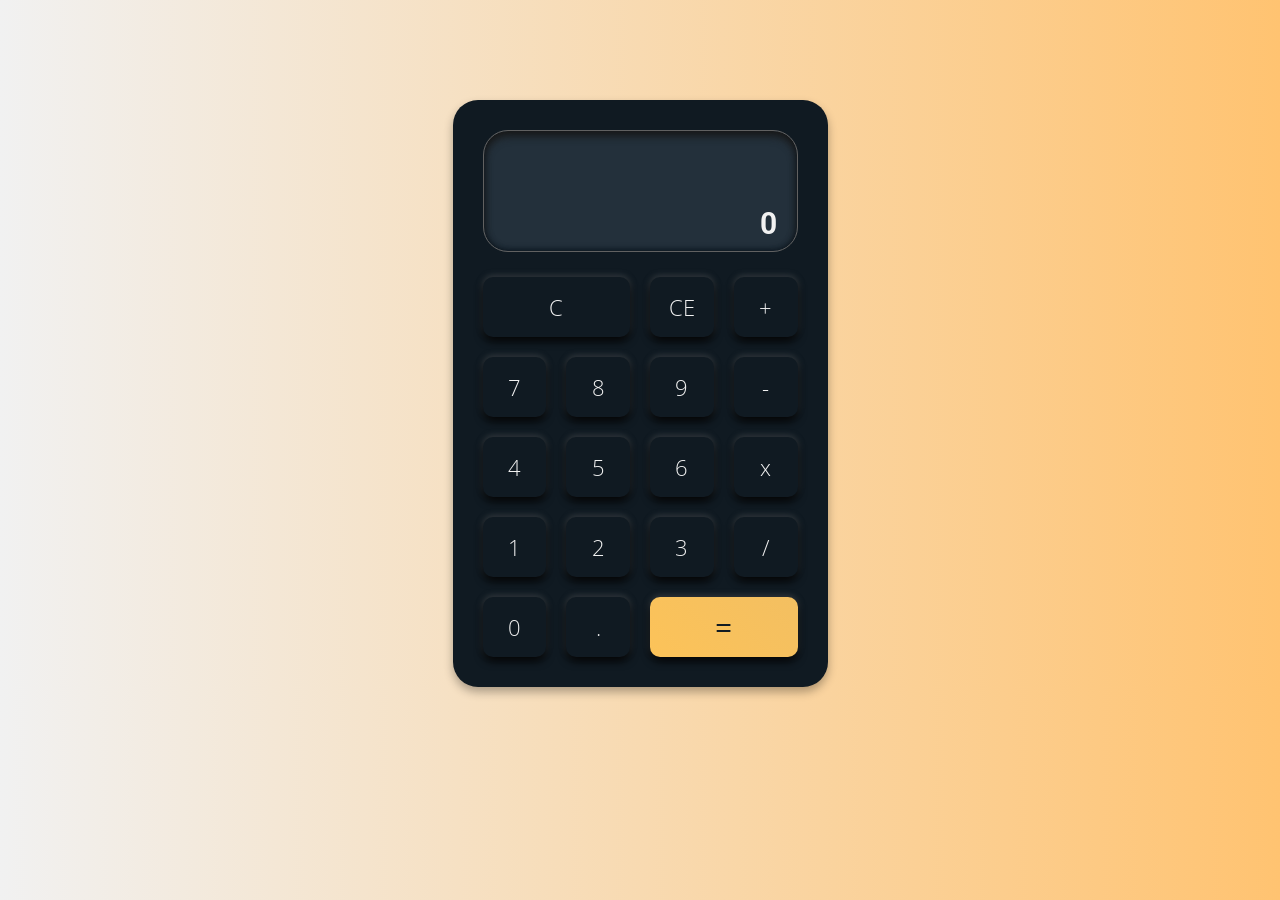
<file: projects/calculator/index.html>
<!DOCTYPE html>
<html lang="fr">
  <head>
    <meta charset="UTF-8" />
    <meta name="viewport" content="width=device-width, initial-scale=1.0" />
    <title>Calculatrice</title>
    <link rel="stylesheet" href="style.css" />
    <link rel="preconnect" href="https://fonts.googleapis.com">
    <link rel="preconnect" href="https://fonts.gstatic.com" crossorigin>
    <link href="https://fonts.googleapis.com/css2?family=Open+Sans:wght@300;400;500;600;700;800&family=Roboto:wght@100;300;400;500;700;900&display=swap" rel="stylesheet">
  </head>
  <body>


    <div class="calculator">
      <div class="display">
        <p class="calculation"></p>
        <p class="result">0</p>
      </div>
      <div class="grid">
        <button data-action="c">C</button>
        <button data-action="ce">CE</button>
        <button data-action="+">+</button>
        <button data-action="7">7</button>
        <button data-action="8">8</button>
        <button data-action="9">9</button>
        <button data-action="-">-</button>
        <button data-action="4">4</button>
        <button data-action="5">5</button>
        <button data-action="6">6</button>
        <button data-action="*">x</button>
        <button data-action="1">1</button>
        <button data-action="2">2</button>
        <button data-action="3">3</button>
        <button data-action="/">/</button>
        <button data-action="0">0</button>
        <button data-action=".">.</button>
        <button data-action="=">=</button>
      </div>
    </div>

    <script src="app.js"></script>
  </body>
</html>
</file>
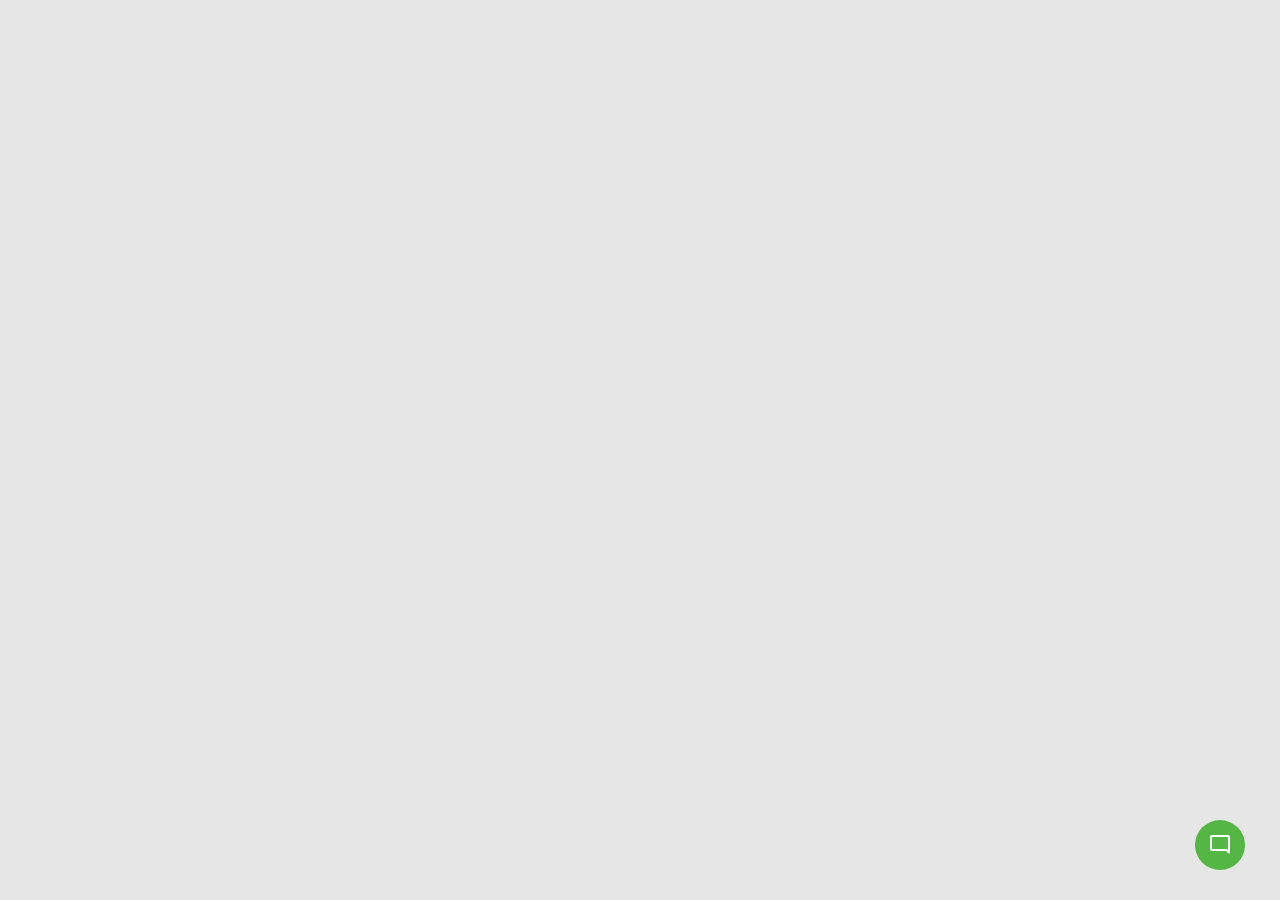
<file: projects/chatty/index.html>
<!DOCTYPE html>
<html lang="fr" dir="ltr">

<head>
    <meta charset="UTF-8">
    <title>Chatty</title>
    <link rel="stylesheet" href="styles/style.css">
    <meta name="viewport" content="width=device-width, initial-scale=1.0">
    <link rel="stylesheet"
        href="https://fonts.googleapis.com/css2?family=Material+Symbols+Outlined:opsz,wght,FILL,GRAD@48,400,0,0" />
    <link rel="stylesheet"
        href="https://fonts.googleapis.com/css2?family=Material+Symbols+Rounded:opsz,wght,FILL,GRAD@48,400,1,0" />
    <link href="https://fonts.googleapis.com/css2?family=Poppins:wght@100;200;300;400;500;600;700;800;900&display=swap"
        rel="stylesheet">
    <link href="https://fonts.googleapis.com/css2?family=Inter:wght@100;200;300;400;500;600;700;800;900&display=swap"
        rel="stylesheet">
    <script src="script.js" defer></script>
</head>

<body>
    <button class="chatbot-toggler">
        <span class="material-symbols-rounded">mode_comment</span>
        <span class="material-symbols-outlined">close</span>
    </button>
    <div class="chatbot">
        <header>
            <h2>Chatty</h2>
            <span class="close-btn material-symbols-outlined">close</span>
        </header>
        <ul class="chatbox">
            <li class="chat incoming">
                <span class="material-symbols-outlined">smart_toy</span>
                <p>Bonjour 👋<br>Comment puis-je vous aider aujourd'hui?</p>
            </li>
        </ul>
        <div class="chat-input">
            <textarea placeholder="Écrivez votre message..." spellcheck="false" required></textarea>
            <span id="send-btn" class="material-symbols-rounded">send</span>
        </div>
    </div>

</body>

</html>
</file>
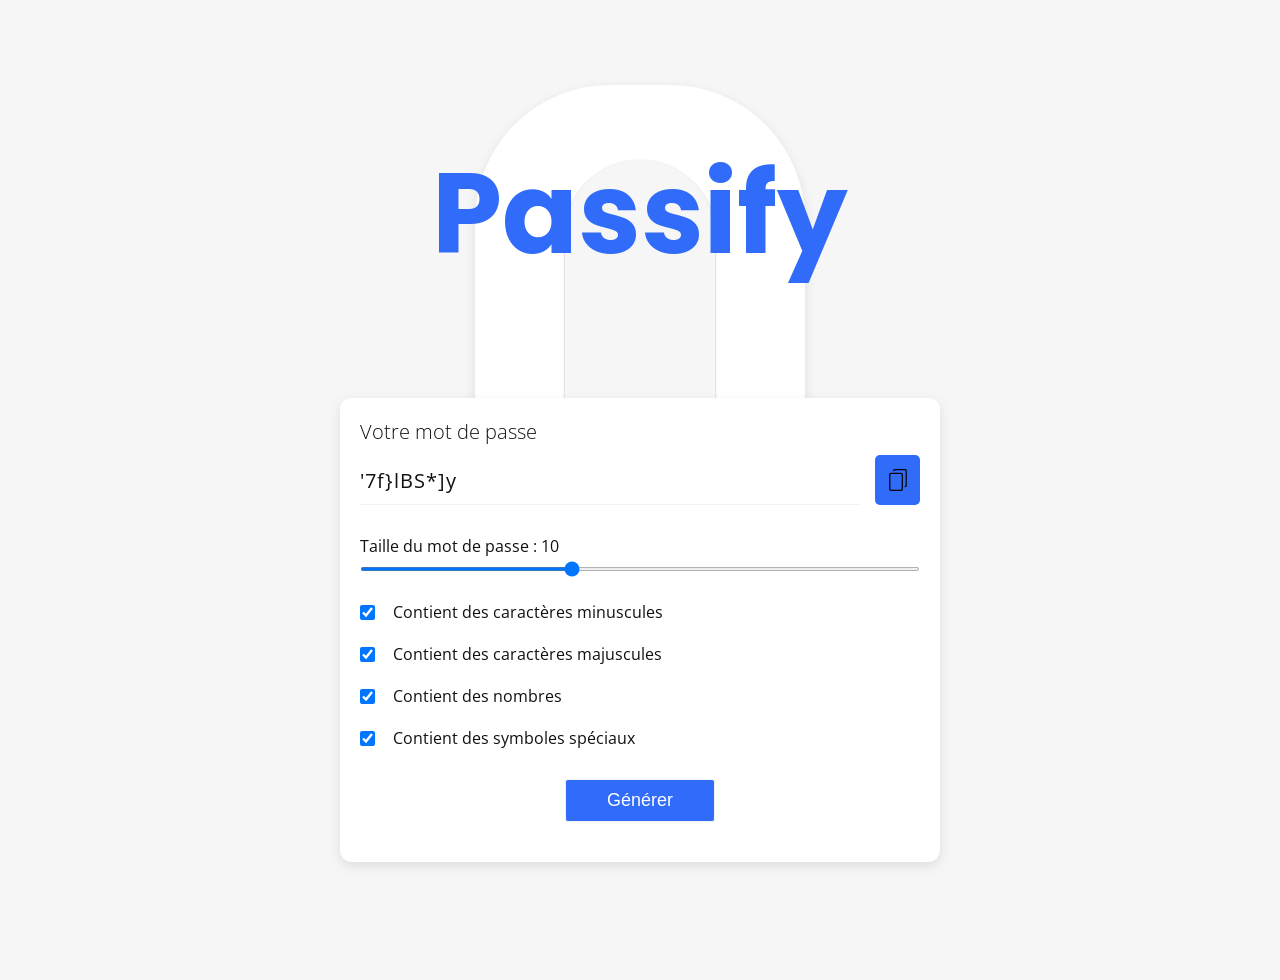
<file: projects/password_generator/index.html>
<!DOCTYPE html>
<html lang="fr">

<head>
  <meta charset="UTF-8" />
  <meta name="viewport" content="width=device-width, initial-scale=1.0" />
  <title>Strong Password</title>
  <link rel="stylesheet" href="styles/style.css" />
  <link rel="preconnect" href="https://fonts.googleapis.com" />
  <link rel="preconnect" href="https://fonts.gstatic.com" crossorigin />
  <link
    href="https://fonts.googleapis.com/css2?family=Open+Sans:wght@300;400;500;600;700;800&family=Raleway:wght@100;200;300;400;500;600;700;800;900&display=swap"
    rel="stylesheet" />
  <link
    href="https://fonts.googleapis.com/css2?family=Merriweather:ital,wght@0,300;0,400;0,700;0,900;1,300;1,400;1,700;1,900&display=swap"
    rel="stylesheet">
    <link href="https://fonts.googleapis.com/css2?family=Poppins:wght@100;200;300;400;500;600;700;800;900&display=swap"
    rel="stylesheet">

</head>

<body>

  <div class="titre">
    <h1>Passify</h1>
  </div>
  <div class="wrapper">

    <div class="lock-circle">
      <div class="lock-circle-inside">
      </div>
      <div class="lock-box">
      </div>
    </div>



    <div class="container">
      <div class="lock-form">
        <div class="lock-inside-top">
        </div>
        <div class="lock-inside-bottom">
        </div>
      </div>

      <div class="contenu">
        <h2 class="heading">Votre mot de passe</h2>
        <div class="password-container">
          <p class="password-content">8-p3i)8wtc6BQ`v'/&Dq </p>
          <button class="copy-btn">
            <img src="ressources/copy.svg" alt="icône copier">
          </button>
        </div>
        <div class="range-group">
          <label for="range">Taille du mot de passe : 10</label>
          <input type="range" min="4" max="20" value="10">
        </div>
        <div class="checkboxes-container">
          <div class="checkbox-group">
            <input id="lowercaseChars" type="checkbox" checked />
            <label for="lowercaseChars">Contient des caractères minuscules</label>
          </div>
          <div class="checkbox-group">
            <input id="upperCaseChars" type="checkbox" checked />
            <label for="upperCaseChars">Contient des caractères majuscules</label>
          </div>
          <div class="checkbox-group">
            <input id="numbers" type="checkbox" checked />
            <label for="numbers">Contient des nombres</label>
          </div>
          <div class="checkbox-group">
            <input id="symbols" type="checkbox" checked />
            <label for="symbols">Contient des symboles spéciaux</label>
          </div>
        </div>
        <button class="generate-password-btn">Générer</button>
        <p class="error-msg"></p>
      </div>
    </div>
  </div>

  <script src="scripts/script.js"></script>
</body>

</html>
</file>
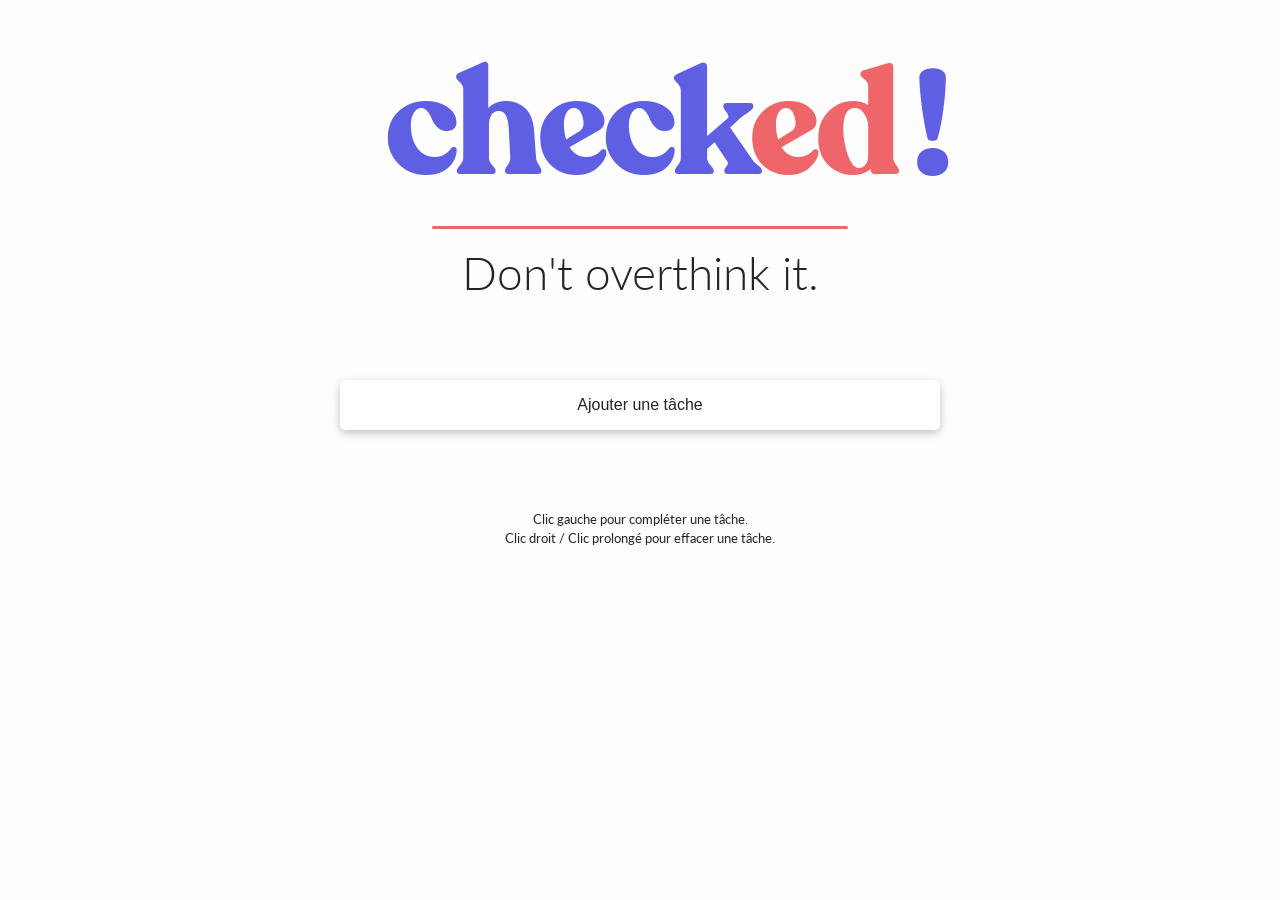
<file: projects/todo_list/index.html>
<!DOCTYPE html>
<html lang="fr">

<head>
    <meta charset="UTF-8">
    <meta name="viewport" content="width=device-width, initial-scale=1.0">
    <link rel="stylesheet" href="styles/style-todo-list.css">
    <link rel="preconnect" href="https://fonts.googleapis.com">
    <link rel="preconnect" href="https://fonts.gstatic.com" crossorigin>
    <link
        href="https://fonts.googleapis.com/css2?family=Lato:ital,wght@0,100;0,300;0,400;0,700;0,900;1,100;1,300;1,400;1,700;1,900&display=swap"
        rel="stylesheet">
    <link
        href="https://fonts.googleapis.com/css2?family=DM+Sans:opsz,wght@9..40,100;9..40,200;9..40,300;9..40,400;9..40,500;9..40,600;9..40,700;9..40,800;9..40,900;9..40,1000&display=swap"
        rel="stylesheet">
    <link href="https://fonts.googleapis.com/css2?family=Poppins:wght@100;200;300;400;500;600;700;800;900&display=swap"
        rel="stylesheet">


    <title>Checked !</title>
</head>

<body>
    <section id="titre">
        <div class="container-titre">
            <h1>check<span>ed </span><strong>!</strong></h1>
            <h2>Don't overthink it.</h2>
        </div>
    </section>

<section id="todolist">
    <div class="container">
        <form id="form">
            <input type="text" placeholder="Ajouter une tâche" id="input" class="input" autocomplete="off">

            <div class="todos-container" id="todos-container">
                <!-- <li>To do 1</li> -->
            </div>

        </form>

        <div class="instructions" id="instructions"><small>Clic gauche pour compléter une tâche. <br> Clic droit / Clic prolongé pour
                effacer une
                tâche.<br><br>
            </small>
        </div>
    </div>

</section>

<!-- <section id="quote-generator">
    <div class="box">

        <p>Cliquer ici pour un shot de motivation !</p>

    </div>

</section>

    <footer>
       

    </footer> -->





    <script src="scripts/script-todo-list.js"></script>
</body>

</html>
</file>
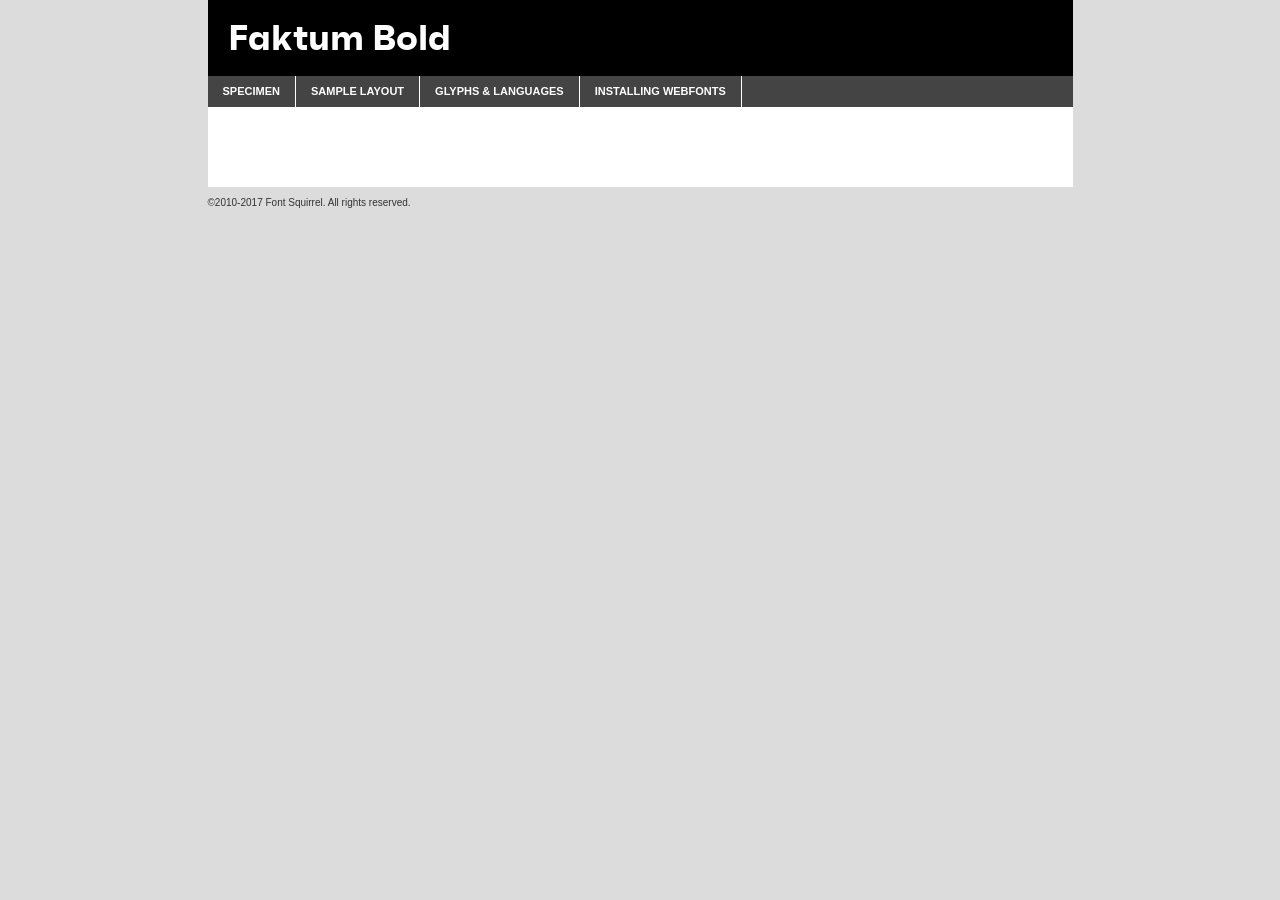
<file: fonts/faktum/faktum-bold-demo.html>
<!DOCTYPE html PUBLIC "-//W3C//DTD XHTML 1.0 Transitional//EN"
        "http://www.w3.org/TR/xhtml1/DTD/xhtml1-transitional.dtd">

<html xmlns="http://www.w3.org/1999/xhtml" xml:lang="en" lang="en">
<head>
    <meta http-equiv="Content-Type" content="text/html; charset=utf-8"/>
    <script src="http://ajax.googleapis.com/ajax/libs/jquery/1.7.2/jquery.min.js" type="text/javascript" charset="utf-8"></script>
    <script type="text/javascript">
		(function($) {
			$.fn.easyTabs = function(option) {
				var param = jQuery.extend({ fadeSpeed: 'fast', defaultContent: 1, activeClass: 'active' }, option);
				$(this).each(function() {
					var thisId = '#' + this.id;
					if ( param.defaultContent == '' )
					{
						param.defaultContent = 1;
					}
					if ( typeof param.defaultContent == 'number' )
					{
						var defaultTab = $(thisId + ' .tabs li:eq(' + (param.defaultContent - 1) + ') a').attr('href').substr(1);
					}
					else
					{
						var defaultTab = param.defaultContent;
					}
					$(thisId + ' .tabs li a').each(function() {
						var tabToHide = $(this).attr('href').substr(1);
						$('#' + tabToHide).addClass('easytabs-tab-content');
					});
					hideAll();
					changeContent(defaultTab);

					function hideAll() {$(thisId + ' .easytabs-tab-content').hide();}

					function changeContent(tabId)
					{
						hideAll();
						$(thisId + ' .tabs li').removeClass(param.activeClass);
						$(thisId + ' .tabs li a[href=#' + tabId + ']').closest('li').addClass(param.activeClass);
						if ( param.fadeSpeed != 'none' )
						{
							$(thisId + ' #' + tabId).fadeIn(param.fadeSpeed);
						}
						else
						{
							$(thisId + ' #' + tabId).show();
						}
					}

					$(thisId + ' .tabs li').click(function() {
						var tabId = $(this).find('a').attr('href').substr(1);
						changeContent(tabId);
						return false;
					});
				});
			}
		})(jQuery);
    </script>
    <link rel="stylesheet" href="specimen_files/specimen_stylesheet.css" type="text/css" charset="utf-8"/>
    <link rel="stylesheet" href="stylesheet.css" type="text/css" charset="utf-8"/>

    <style type="text/css">
        		body {
			font-family: 'faktumbold';
        		}

            </style>

    <title>Faktum Bold Specimen</title>


    <script type="text/javascript" charset="utf-8">
		$(document).ready(function() {
			$('#container').easyTabs({ defaultContent: 1 });
		});
    </script>
</head>

<body>
<div id="container">
    <div id="header">
		Faktum Bold    </div>
    <ul class="tabs">
        <li><a href="#specimen">Specimen</a></li>
        <li><a href="#layout">Sample Layout</a></li>
		        <li><a href="#glyphs">Glyphs &amp; Languages</a></li>
        <li><a href="#installing">Installing Webfonts</a></li>

    </ul>

    <div id="main_content">


        <div id="specimen">

            <div class="section">
                <div class="grid12 firstcol">
                    <div class="huge">AaBb</div>
                </div>
            </div>

            <div class="section">
                <div class="glyph_range">A&#x200B;B&#x200b;C&#x200b;D&#x200b;E&#x200b;F&#x200b;G&#x200b;H&#x200b;I&#x200b;J&#x200b;K&#x200b;L&#x200b;M&#x200b;N&#x200b;O&#x200b;P&#x200b;Q&#x200b;R&#x200b;S&#x200b;T&#x200b;U&#x200b;V&#x200b;W&#x200b;X&#x200b;Y&#x200b;Z&#x200b;a&#x200b;b&#x200b;c&#x200b;d&#x200b;e&#x200b;f&#x200b;g&#x200b;h&#x200b;i&#x200b;j&#x200b;k&#x200b;l&#x200b;m&#x200b;n&#x200b;o&#x200b;p&#x200b;q&#x200b;r&#x200b;s&#x200b;t&#x200b;u&#x200b;v&#x200b;w&#x200b;x&#x200b;y&#x200b;z&#x200b;1&#x200b;2&#x200b;3&#x200b;4&#x200b;5&#x200b;6&#x200b;7&#x200b;8&#x200b;9&#x200b;0&#x200b;&amp;&#x200b;.&#x200b;,&#x200b;?&#x200b;!&#x200b;&#64;&#x200b;(&#x200b;)&#x200b;#&#x200b;$&#x200b;%&#x200b;*&#x200b;+&#x200b;-&#x200b;=&#x200b;:&#x200b;;</div>
            </div>
            <div class="section">
                <div class="grid12 firstcol">
                    <table class="sample_table">
                        <tr>
                            <td>10</td>
                            <td class="size10">abcdefghijklmnopqrstuvwxyzABCDEFGHIJKLMNOPQRSTUVWXYZ0123456789abcdefghijklmnopqrstuvwxyzABCDEFGHIJKLMNOPQRSTUVWXYZ0123456789abcdefghijklmnopqrstuvwxyzABCDEFGHIJKLMNOPQRSTUVWXYZ</td>
                        </tr>
                        <tr>
                            <td>11</td>
                            <td class="size11">abcdefghijklmnopqrstuvwxyzABCDEFGHIJKLMNOPQRSTUVWXYZ0123456789abcdefghijklmnopqrstuvwxyzABCDEFGHIJKLMNOPQRSTUVWXYZ0123456789abcdefghijklmnopqrstuvwxyzABCDEFGHIJKLMNOPQRSTUVWXYZ</td>
                        </tr>
                        <tr>
                            <td>12</td>
                            <td class="size12">abcdefghijklmnopqrstuvwxyzABCDEFGHIJKLMNOPQRSTUVWXYZ0123456789abcdefghijklmnopqrstuvwxyzABCDEFGHIJKLMNOPQRSTUVWXYZ0123456789abcdefghijklmnopqrstuvwxyzABCDEFGHIJKLMNOPQRSTUVWXYZ</td>
                        </tr>
                        <tr>
                            <td>13</td>
                            <td class="size13">abcdefghijklmnopqrstuvwxyzABCDEFGHIJKLMNOPQRSTUVWXYZ0123456789abcdefghijklmnopqrstuvwxyzABCDEFGHIJKLMNOPQRSTUVWXYZ0123456789abcdefghijklmnopqrstuvwxyzABCDEFGHIJKLMNOPQRSTUVWXYZ</td>
                        </tr>
                        <tr>
                            <td>14</td>
                            <td class="size14">abcdefghijklmnopqrstuvwxyzABCDEFGHIJKLMNOPQRSTUVWXYZ0123456789abcdefghijklmnopqrstuvwxyzABCDEFGHIJKLMNOPQRSTUVWXYZ0123456789abcdefghijklmnopqrstuvwxyzABCDEFGHIJKLMNOPQRSTUVWXYZ</td>
                        </tr>
                        <tr>
                            <td>16</td>
                            <td class="size16">abcdefghijklmnopqrstuvwxyzABCDEFGHIJKLMNOPQRSTUVWXYZ0123456789abcdefghijklmnopqrstuvwxyzABCDEFGHIJKLMNOPQRSTUVWXYZ</td>
                        </tr>
                        <tr>
                            <td>18</td>
                            <td class="size18">abcdefghijklmnopqrstuvwxyzABCDEFGHIJKLMNOPQRSTUVWXYZ0123456789abcdefghijklmnopqrstuvwxyzABCDEFGHIJKLMNOPQRSTUVWXYZ</td>
                        </tr>
                        <tr>
                            <td>20</td>
                            <td class="size20">abcdefghijklmnopqrstuvwxyzABCDEFGHIJKLMNOPQRSTUVWXYZ0123456789abcdefghijklmnopqrstuvwxyzABCDEFGHIJKLMNOPQRSTUVWXYZ</td>
                        </tr>
                        <tr>
                            <td>24</td>
                            <td class="size24">abcdefghijklmnopqrstuvwxyzABCDEFGHIJKLMNOPQRSTUVWXYZ0123456789abcdefghijklmnopqrstuvwxyzABCDEFGHIJKLMNOPQRSTUVWXYZ</td>
                        </tr>
                        <tr>
                            <td>30</td>
                            <td class="size30">abcdefghijklmnopqrstuvwxyzABCDEFGHIJKLMNOPQRSTUVWXYZ0123456789abcdefghijklmnopqrstuvwxyzABCDEFGHIJKLMNOPQRSTUVWXYZ</td>
                        </tr>
                        <tr>
                            <td>36</td>
                            <td class="size36">abcdefghijklmnopqrstuvwxyzABCDEFGHIJKLMNOPQRSTUVWXYZ0123456789abcdefghijklmnopqrstuvwxyzABCDEFGHIJKLMNOPQRSTUVWXYZ</td>
                        </tr>
                        <tr>
                            <td>48</td>
                            <td class="size48">abcdefghijklmnopqrstuvwxyzABCDEFGHIJKLMNOPQRSTUVWXYZ0123456789abcdefghijklmnopqrstuvwxyzABCDEFGHIJKLMNOPQRSTUVWXYZ</td>
                        </tr>
                        <tr>
                            <td>60</td>
                            <td class="size60">abcdefghijklmnopqrstuvwxyzABCDEFGHIJKLMNOPQRSTUVWXYZ0123456789abcdefghijklmnopqrstuvwxyzABCDEFGHIJKLMNOPQRSTUVWXYZ</td>
                        </tr>
                        <tr>
                            <td>72</td>
                            <td class="size72">abcdefghijklmnopqrstuvwxyzABCDEFGHIJKLMNOPQRSTUVWXYZ0123456789abcdefghijklmnopqrstuvwxyzABCDEFGHIJKLMNOPQRSTUVWXYZ</td>
                        </tr>
                        <tr>
                            <td>90</td>
                            <td class="size90">abcdefghijklmnopqrstuvwxyzABCDEFGHIJKLMNOPQRSTUVWXYZ0123456789abcdefghijklmnopqrstuvwxyzABCDEFGHIJKLMNOPQRSTUVWXYZ</td>
                        </tr>
                    </table>

                </div>

            </div>


            <div class="section" id="bodycomparison">


                <div id="xheight">
                    <div class="fontbody">&#x25FC;&#x25FC;&#x25FC;&#x25FC;&#x25FC;&#x25FC;&#x25FC;&#x25FC;&#x25FC;&#x25FC;&#x25FC;&#x25FC;&#x25FC;&#x25FC;&#x25FC;&#x25FC;&#x25FC;&#x25FC;&#x25FC;&#x25FC;&#x25FC;&#x25FC;&#x25FC;&#x25FC;&#x25FC;&#x25FC;&#x25FC;&#x25FC;&#x25FC;&#x25FC;&#x25FC;&#x25FC;&#x25FC;&#x25FC;&#x25FC;&#x25FC;&#x25FC;&#x25FC;&#x25FC;&#x25FC;&#x25FC;&#x25FC;&#x25FC;&#x25FC;&#x25FC;&#x25FC;&#x25FC;&#x25FC;&#x25FC;&#x25FC;&#x25FC;&#x25FC;&#x25FC;&#x25FC;&#x25FC;&#x25FC;&#x25FC;&#x25FC;&#x25FC;&#x25FC;&#x25FC;&#x25FC;&#x25FC;&#x25FC;&#x25FC;&#x25FC;&#x25FC;&#x25FC;&#x25FC;&#x25FC;&#x25FC;&#x25FC;&#x25FC;&#x25FC;&#x25FC;&#x25FC;&#x25FC;&#x25FC;&#x25FC;&#x25FC;&#x25FC;&#x25FC;&#x25FC;&#x25FC;&#x25FC;&#x25FC;&#x25FC;&#x25FC;&#x25FC;&#x25FC;&#x25FC;&#x25FC;&#x25FC;&#x25FC;&#x25FC;&#x25FC;&#x25FC;&#x25FC;&#x25FC;body</div>
                    <div class="arialbody">body</div>
                    <div class="verdanabody">body</div>
                    <div class="georgiabody">body</div>
                </div>
                <div class="fontbody" style="z-index:1">
                    body<span>Faktum Bold</span>
                </div>
                <div class="arialbody" style="z-index:1">
                    body<span>Arial</span>
                </div>
                <div class="verdanabody" style="z-index:1">
                    body<span>Verdana</span>
                </div>
                <div class="georgiabody" style="z-index:1">
                    body<span>Georgia</span>
                </div>


            </div>


            <div class="section psample psample_row1" id="">

                <div class="grid2 firstcol">
                    <p class="size10"><span>10.</span>Aenean lacinia bibendum nulla sed consectetur. Fusce dapibus, tellus ac cursus commodo, tortor mauris condimentum nibh, ut fermentum massa justo sit amet risus. Nullam id dolor id nibh ultricies vehicula ut id elit. Cum sociis natoque penatibus et magnis dis parturient montes, nascetur ridiculus mus. Nulla vitae elit libero, a pharetra augue.</p>

                </div>
                <div class="grid3">
                    <p class="size11"><span>11.</span>Aenean lacinia bibendum nulla sed consectetur. Fusce dapibus, tellus ac cursus commodo, tortor mauris condimentum nibh, ut fermentum massa justo sit amet risus. Nullam id dolor id nibh ultricies vehicula ut id elit. Cum sociis natoque penatibus et magnis dis parturient montes, nascetur ridiculus mus. Nulla vitae elit libero, a pharetra augue.</p>

                </div>
                <div class="grid3">
                    <p class="size12"><span>12.</span>Aenean lacinia bibendum nulla sed consectetur. Fusce dapibus, tellus ac cursus commodo, tortor mauris condimentum nibh, ut fermentum massa justo sit amet risus. Nullam id dolor id nibh ultricies vehicula ut id elit. Cum sociis natoque penatibus et magnis dis parturient montes, nascetur ridiculus mus. Nulla vitae elit libero, a pharetra augue.</p>

                </div>
                <div class="grid4">
                    <p class="size13"><span>13.</span>Aenean lacinia bibendum nulla sed consectetur. Fusce dapibus, tellus ac cursus commodo, tortor mauris condimentum nibh, ut fermentum massa justo sit amet risus. Nullam id dolor id nibh ultricies vehicula ut id elit. Cum sociis natoque penatibus et magnis dis parturient montes, nascetur ridiculus mus. Nulla vitae elit libero, a pharetra augue.</p>

                </div>
                <div class="white_blend"></div>

            </div>
            <div class="section psample psample_row2" id="">
                <div class="grid3 firstcol">
                    <p class="size14"><span>14.</span>Aenean lacinia bibendum nulla sed consectetur. Fusce dapibus, tellus ac cursus commodo, tortor mauris condimentum nibh, ut fermentum massa justo sit amet risus. Nullam id dolor id nibh ultricies vehicula ut id elit. Cum sociis natoque penatibus et magnis dis parturient montes, nascetur ridiculus mus. Nulla vitae elit libero, a pharetra augue.</p>

                </div>
                <div class="grid4">
                    <p class="size16"><span>16.</span>Aenean lacinia bibendum nulla sed consectetur. Fusce dapibus, tellus ac cursus commodo, tortor mauris condimentum nibh, ut fermentum massa justo sit amet risus. Nullam id dolor id nibh ultricies vehicula ut id elit. Cum sociis natoque penatibus et magnis dis parturient montes, nascetur ridiculus mus. Nulla vitae elit libero, a pharetra augue.</p>

                </div>
                <div class="grid5">
                    <p class="size18"><span>18.</span>Aenean lacinia bibendum nulla sed consectetur. Fusce dapibus, tellus ac cursus commodo, tortor mauris condimentum nibh, ut fermentum massa justo sit amet risus. Nullam id dolor id nibh ultricies vehicula ut id elit. Cum sociis natoque penatibus et magnis dis parturient montes, nascetur ridiculus mus. Nulla vitae elit libero, a pharetra augue.</p>

                </div>

                <div class="white_blend"></div>

            </div>

            <div class="section psample psample_row3" id="">
                <div class="grid5 firstcol">
                    <p class="size20"><span>20.</span>Aenean lacinia bibendum nulla sed consectetur. Fusce dapibus, tellus ac cursus commodo, tortor mauris condimentum nibh, ut fermentum massa justo sit amet risus. Nullam id dolor id nibh ultricies vehicula ut id elit. Cum sociis natoque penatibus et magnis dis parturient montes, nascetur ridiculus mus. Nulla vitae elit libero, a pharetra augue.</p>
                </div>
                <div class="grid7">
                    <p class="size24"><span>24.</span>Aenean lacinia bibendum nulla sed consectetur. Fusce dapibus, tellus ac cursus commodo, tortor mauris condimentum nibh, ut fermentum massa justo sit amet risus. Nullam id dolor id nibh ultricies vehicula ut id elit. Cum sociis natoque penatibus et magnis dis parturient montes, nascetur ridiculus mus. Nulla vitae elit libero, a pharetra augue.</p>
                </div>

                <div class="white_blend"></div>

            </div>

            <div class="section psample psample_row4" id="">
                <div class="grid12 firstcol">
                    <p class="size30"><span>30.</span>Aenean lacinia bibendum nulla sed consectetur. Fusce dapibus, tellus ac cursus commodo, tortor mauris condimentum nibh, ut fermentum massa justo sit amet risus. Nullam id dolor id nibh ultricies vehicula ut id elit. Cum sociis natoque penatibus et magnis dis parturient montes, nascetur ridiculus mus. Nulla vitae elit libero, a pharetra augue.</p>
                </div>
                <div class="white_blend"></div>

            </div>


            <div class="section psample psample_row1 fullreverse">
                <div class="grid2 firstcol">
                    <p class="size10"><span>10.</span>Aenean lacinia bibendum nulla sed consectetur. Fusce dapibus, tellus ac cursus commodo, tortor mauris condimentum nibh, ut fermentum massa justo sit amet risus. Nullam id dolor id nibh ultricies vehicula ut id elit. Cum sociis natoque penatibus et magnis dis parturient montes, nascetur ridiculus mus. Nulla vitae elit libero, a pharetra augue.</p>

                </div>
                <div class="grid3">
                    <p class="size11"><span>11.</span>Aenean lacinia bibendum nulla sed consectetur. Fusce dapibus, tellus ac cursus commodo, tortor mauris condimentum nibh, ut fermentum massa justo sit amet risus. Nullam id dolor id nibh ultricies vehicula ut id elit. Cum sociis natoque penatibus et magnis dis parturient montes, nascetur ridiculus mus. Nulla vitae elit libero, a pharetra augue.</p>

                </div>
                <div class="grid3">
                    <p class="size12"><span>12.</span>Aenean lacinia bibendum nulla sed consectetur. Fusce dapibus, tellus ac cursus commodo, tortor mauris condimentum nibh, ut fermentum massa justo sit amet risus. Nullam id dolor id nibh ultricies vehicula ut id elit. Cum sociis natoque penatibus et magnis dis parturient montes, nascetur ridiculus mus. Nulla vitae elit libero, a pharetra augue.</p>

                </div>
                <div class="grid4">
                    <p class="size13"><span>13.</span>Aenean lacinia bibendum nulla sed consectetur. Fusce dapibus, tellus ac cursus commodo, tortor mauris condimentum nibh, ut fermentum massa justo sit amet risus. Nullam id dolor id nibh ultricies vehicula ut id elit. Cum sociis natoque penatibus et magnis dis parturient montes, nascetur ridiculus mus. Nulla vitae elit libero, a pharetra augue.</p>

                </div>
                <div class="black_blend"></div>

            </div>

            <div class="section psample psample_row2 fullreverse">
                <div class="grid3 firstcol">
                    <p class="size14"><span>14.</span>Aenean lacinia bibendum nulla sed consectetur. Fusce dapibus, tellus ac cursus commodo, tortor mauris condimentum nibh, ut fermentum massa justo sit amet risus. Nullam id dolor id nibh ultricies vehicula ut id elit. Cum sociis natoque penatibus et magnis dis parturient montes, nascetur ridiculus mus. Nulla vitae elit libero, a pharetra augue.</p>

                </div>
                <div class="grid4">
                    <p class="size16"><span>16.</span>Aenean lacinia bibendum nulla sed consectetur. Fusce dapibus, tellus ac cursus commodo, tortor mauris condimentum nibh, ut fermentum massa justo sit amet risus. Nullam id dolor id nibh ultricies vehicula ut id elit. Cum sociis natoque penatibus et magnis dis parturient montes, nascetur ridiculus mus. Nulla vitae elit libero, a pharetra augue.</p>

                </div>
                <div class="grid5">
                    <p class="size18"><span>18.</span>Aenean lacinia bibendum nulla sed consectetur. Fusce dapibus, tellus ac cursus commodo, tortor mauris condimentum nibh, ut fermentum massa justo sit amet risus. Nullam id dolor id nibh ultricies vehicula ut id elit. Cum sociis natoque penatibus et magnis dis parturient montes, nascetur ridiculus mus. Nulla vitae elit libero, a pharetra augue.</p>

                </div>
                <div class="black_blend"></div>

            </div>

            <div class="section psample fullreverse psample_row3" id="">
                <div class="grid5 firstcol">
                    <p class="size20"><span>20.</span>Aenean lacinia bibendum nulla sed consectetur. Fusce dapibus, tellus ac cursus commodo, tortor mauris condimentum nibh, ut fermentum massa justo sit amet risus. Nullam id dolor id nibh ultricies vehicula ut id elit. Cum sociis natoque penatibus et magnis dis parturient montes, nascetur ridiculus mus. Nulla vitae elit libero, a pharetra augue.</p>
                </div>
                <div class="grid7">
                    <p class="size24"><span>24.</span>Aenean lacinia bibendum nulla sed consectetur. Fusce dapibus, tellus ac cursus commodo, tortor mauris condimentum nibh, ut fermentum massa justo sit amet risus. Nullam id dolor id nibh ultricies vehicula ut id elit. Cum sociis natoque penatibus et magnis dis parturient montes, nascetur ridiculus mus. Nulla vitae elit libero, a pharetra augue.</p>
                </div>

                <div class="black_blend"></div>

            </div>

            <div class="section psample fullreverse psample_row4" id="" style="border-bottom: 20px #000 solid;">
                <div class="grid12 firstcol">
                    <p class="size30"><span>30.</span>Aenean lacinia bibendum nulla sed consectetur. Fusce dapibus, tellus ac cursus commodo, tortor mauris condimentum nibh, ut fermentum massa justo sit amet risus. Nullam id dolor id nibh ultricies vehicula ut id elit. Cum sociis natoque penatibus et magnis dis parturient montes, nascetur ridiculus mus. Nulla vitae elit libero, a pharetra augue.</p>
                </div>
                <div class="black_blend"></div>

            </div>


        </div>

        <div id="layout">

            <div class="section">

                <div class="grid12 firstcol">
                    <h1>Lorem Ipsum Dolor</h1>
                    <h2>Etiam porta sem malesuada magna mollis euismod</h2>

                    <p class="byline">By <a href="#link">Aenean Lacinia</a></p>
                </div>
            </div>
            <div class="section">
                <div class="grid8 firstcol">
                    <p class="large">Donec sed odio dui. Morbi leo risus, porta ac consectetur ac, vestibulum at eros. Fusce dapibus, tellus ac cursus commodo, tortor mauris condimentum nibh, ut fermentum massa justo sit amet risus. </p>


                    <h3>Pellentesque ornare sem</h3>

                    <p>Maecenas sed diam eget risus varius blandit sit amet non magna. Maecenas faucibus mollis interdum. Donec ullamcorper nulla non metus auctor fringilla. Nullam id dolor id nibh ultricies vehicula ut id elit. Nullam id dolor id nibh ultricies vehicula ut id elit. </p>

                    <p>Aenean eu leo quam. Pellentesque ornare sem lacinia quam venenatis vestibulum. Lorem ipsum dolor sit amet, consectetur adipiscing elit. Cum sociis natoque penatibus et magnis dis parturient montes, nascetur ridiculus mus. </p>

                    <p>Nulla vitae elit libero, a pharetra augue. Praesent commodo cursus magna, vel scelerisque nisl consectetur et. Aenean lacinia bibendum nulla sed consectetur. </p>

                    <p>Nullam quis risus eget urna mollis ornare vel eu leo. Nullam quis risus eget urna mollis ornare vel eu leo. Maecenas sed diam eget risus varius blandit sit amet non magna. Donec ullamcorper nulla non metus auctor fringilla. </p>

                    <h3>Cras mattis consectetur</h3>

                    <p>Aenean eu leo quam. Pellentesque ornare sem lacinia quam venenatis vestibulum. Aenean lacinia bibendum nulla sed consectetur. Integer posuere erat a ante venenatis dapibus posuere velit aliquet. Cras mattis consectetur purus sit amet fermentum. </p>

                    <p>Nullam id dolor id nibh ultricies vehicula ut id elit. Nullam quis risus eget urna mollis ornare vel eu leo. Cras mattis consectetur purus sit amet fermentum.</p>
                </div>

                <div class="grid4 sidebar">

                    <div class="box reverse">
                        <p class="last">Nullam quis risus eget urna mollis ornare vel eu leo. Donec ullamcorper nulla non metus auctor fringilla. Cras mattis consectetur purus sit amet fermentum. Sed posuere consectetur est at lobortis. Lorem ipsum dolor sit amet, consectetur adipiscing elit. </p>
                    </div>

                    <p class="caption">Maecenas sed diam eget risus varius.</p>

                    <p>Vestibulum id ligula porta felis euismod semper. Integer posuere erat a ante venenatis dapibus posuere velit aliquet. Vestibulum id ligula porta felis euismod semper. Sed posuere consectetur est at lobortis. Maecenas sed diam eget risus varius blandit sit amet non magna. Fusce dapibus, tellus ac cursus commodo, tortor mauris condimentum nibh, ut fermentum massa justo sit amet risus. </p>


                    <p>Duis mollis, est non commodo luctus, nisi erat porttitor ligula, eget lacinia odio sem nec elit. Aenean lacinia bibendum nulla sed consectetur. Vivamus sagittis lacus vel augue laoreet rutrum faucibus dolor auctor. Aenean lacinia bibendum nulla sed consectetur. Nullam quis risus eget urna mollis ornare vel eu leo. </p>

                    <p>Praesent commodo cursus magna, vel scelerisque nisl consectetur et. Donec ullamcorper nulla non metus auctor fringilla. Maecenas faucibus mollis interdum. Fusce dapibus, tellus ac cursus commodo, tortor mauris condimentum nibh, ut fermentum massa justo sit amet risus. </p>

                </div>
            </div>

        </div>


		

        <div id="glyphs">
            <div class="section">
                <div class="grid12 firstcol">

                    <h1>Language Support</h1>
                    <p>The subset of Faktum Bold in this kit supports the following languages:<br/>

						Albanian, Basque, Breton, Chamorro, Danish, Dutch, English, Faroese, Finnish, French, Frisian, Galician, German, Icelandic, Italian, Malagasy, Norwegian, Portuguese, Spanish, Alsatian, Aragonese, Arapaho, Arrernte, Asturian, Aymara, Bislama, Cebuano, Corsican, Fijian, French_creole, Genoese, Gilbertese, Greenlandic, Haitian_creole, Hiligaynon, Hmong, Hopi, Ibanag, Iloko_ilokano, Indonesian, Interglossa_glosa, Interlingua, Irish_gaelic, Jerriais, Lojban, Lombard, Luxembourgeois, Manx, Mohawk, Norfolk_pitcairnese, Occitan, Oromo, Pangasinan, Papiamento, Piedmontese, Potawatomi, Rhaeto-romance, Romansh, Rotokas, Sami_lule, Samoan, Sardinian, Scots_gaelic, Seychelles_creole, Shona, Sicilian, Somali, Southern_ndebele, Swahili, Swati_swazi, Tagalog_filipino_pilipino, Tetum, Tok_pisin, Uyghur_latinized, Volapuk, Walloon, Warlpiri, Xhosa, Yapese, Zulu, Latinbasic, Demo                    </p>
                    <h1>Glyph Chart</h1>
                    <p>The subset of Faktum Bold in this kit includes all the glyphs listed below. Unicode entities are included above each glyph to help you insert individual characters into your layout.</p>
                    <div id="glyph_chart">

																				                                <div><p>&amp;#13;</p>&#13;</div>
																				                                <div><p>&amp;#32;</p>&#32;</div>
																				                                <div><p>&amp;#33;</p>&#33;</div>
																				                                <div><p>&amp;#34;</p>&#34;</div>
																				                                <div><p>&amp;#35;</p>&#35;</div>
																				                                <div><p>&amp;#36;</p>&#36;</div>
																				                                <div><p>&amp;#37;</p>&#37;</div>
																				                                <div><p>&amp;#38;</p>&#38;</div>
																				                                <div><p>&amp;#39;</p>&#39;</div>
																				                                <div><p>&amp;#40;</p>&#40;</div>
																				                                <div><p>&amp;#41;</p>&#41;</div>
																				                                <div><p>&amp;#42;</p>&#42;</div>
																				                                <div><p>&amp;#43;</p>&#43;</div>
																				                                <div><p>&amp;#44;</p>&#44;</div>
																				                                <div><p>&amp;#45;</p>&#45;</div>
																				                                <div><p>&amp;#46;</p>&#46;</div>
																				                                <div><p>&amp;#47;</p>&#47;</div>
																				                                <div><p>&amp;#48;</p>&#48;</div>
																				                                <div><p>&amp;#49;</p>&#49;</div>
																				                                <div><p>&amp;#50;</p>&#50;</div>
																				                                <div><p>&amp;#51;</p>&#51;</div>
																				                                <div><p>&amp;#52;</p>&#52;</div>
																				                                <div><p>&amp;#53;</p>&#53;</div>
																				                                <div><p>&amp;#54;</p>&#54;</div>
																				                                <div><p>&amp;#55;</p>&#55;</div>
																				                                <div><p>&amp;#56;</p>&#56;</div>
																				                                <div><p>&amp;#57;</p>&#57;</div>
																				                                <div><p>&amp;#58;</p>&#58;</div>
																				                                <div><p>&amp;#59;</p>&#59;</div>
																				                                <div><p>&amp;#60;</p>&#60;</div>
																				                                <div><p>&amp;#61;</p>&#61;</div>
																				                                <div><p>&amp;#62;</p>&#62;</div>
																				                                <div><p>&amp;#63;</p>&#63;</div>
																				                                <div><p>&amp;#64;</p>&#64;</div>
																				                                <div><p>&amp;#65;</p>&#65;</div>
																				                                <div><p>&amp;#66;</p>&#66;</div>
																				                                <div><p>&amp;#67;</p>&#67;</div>
																				                                <div><p>&amp;#68;</p>&#68;</div>
																				                                <div><p>&amp;#69;</p>&#69;</div>
																				                                <div><p>&amp;#70;</p>&#70;</div>
																				                                <div><p>&amp;#71;</p>&#71;</div>
																				                                <div><p>&amp;#72;</p>&#72;</div>
																				                                <div><p>&amp;#73;</p>&#73;</div>
																				                                <div><p>&amp;#74;</p>&#74;</div>
																				                                <div><p>&amp;#75;</p>&#75;</div>
																				                                <div><p>&amp;#76;</p>&#76;</div>
																				                                <div><p>&amp;#77;</p>&#77;</div>
																				                                <div><p>&amp;#78;</p>&#78;</div>
																				                                <div><p>&amp;#79;</p>&#79;</div>
																				                                <div><p>&amp;#80;</p>&#80;</div>
																				                                <div><p>&amp;#81;</p>&#81;</div>
																				                                <div><p>&amp;#82;</p>&#82;</div>
																				                                <div><p>&amp;#83;</p>&#83;</div>
																				                                <div><p>&amp;#84;</p>&#84;</div>
																				                                <div><p>&amp;#85;</p>&#85;</div>
																				                                <div><p>&amp;#86;</p>&#86;</div>
																				                                <div><p>&amp;#87;</p>&#87;</div>
																				                                <div><p>&amp;#88;</p>&#88;</div>
																				                                <div><p>&amp;#89;</p>&#89;</div>
																				                                <div><p>&amp;#90;</p>&#90;</div>
																				                                <div><p>&amp;#91;</p>&#91;</div>
																				                                <div><p>&amp;#92;</p>&#92;</div>
																				                                <div><p>&amp;#93;</p>&#93;</div>
																				                                <div><p>&amp;#94;</p>&#94;</div>
																				                                <div><p>&amp;#95;</p>&#95;</div>
																				                                <div><p>&amp;#97;</p>&#97;</div>
																				                                <div><p>&amp;#98;</p>&#98;</div>
																				                                <div><p>&amp;#99;</p>&#99;</div>
																				                                <div><p>&amp;#100;</p>&#100;</div>
																				                                <div><p>&amp;#101;</p>&#101;</div>
																				                                <div><p>&amp;#102;</p>&#102;</div>
																				                                <div><p>&amp;#103;</p>&#103;</div>
																				                                <div><p>&amp;#104;</p>&#104;</div>
																				                                <div><p>&amp;#105;</p>&#105;</div>
																				                                <div><p>&amp;#106;</p>&#106;</div>
																				                                <div><p>&amp;#107;</p>&#107;</div>
																				                                <div><p>&amp;#108;</p>&#108;</div>
																				                                <div><p>&amp;#109;</p>&#109;</div>
																				                                <div><p>&amp;#110;</p>&#110;</div>
																				                                <div><p>&amp;#111;</p>&#111;</div>
																				                                <div><p>&amp;#112;</p>&#112;</div>
																				                                <div><p>&amp;#113;</p>&#113;</div>
																				                                <div><p>&amp;#114;</p>&#114;</div>
																				                                <div><p>&amp;#115;</p>&#115;</div>
																				                                <div><p>&amp;#116;</p>&#116;</div>
																				                                <div><p>&amp;#117;</p>&#117;</div>
																				                                <div><p>&amp;#118;</p>&#118;</div>
																				                                <div><p>&amp;#119;</p>&#119;</div>
																				                                <div><p>&amp;#120;</p>&#120;</div>
																				                                <div><p>&amp;#121;</p>&#121;</div>
																				                                <div><p>&amp;#122;</p>&#122;</div>
																				                                <div><p>&amp;#123;</p>&#123;</div>
																				                                <div><p>&amp;#124;</p>&#124;</div>
																				                                <div><p>&amp;#125;</p>&#125;</div>
																				                                <div><p>&amp;#126;</p>&#126;</div>
																				                                <div><p>&amp;#160;</p>&#160;</div>
																				                                <div><p>&amp;#161;</p>&#161;</div>
																				                                <div><p>&amp;#162;</p>&#162;</div>
																				                                <div><p>&amp;#163;</p>&#163;</div>
																				                                <div><p>&amp;#165;</p>&#165;</div>
																				                                <div><p>&amp;#166;</p>&#166;</div>
																				                                <div><p>&amp;#167;</p>&#167;</div>
																				                                <div><p>&amp;#169;</p>&#169;</div>
																				                                <div><p>&amp;#170;</p>&#170;</div>
																				                                <div><p>&amp;#171;</p>&#171;</div>
																				                                <div><p>&amp;#173;</p>&#173;</div>
																				                                <div><p>&amp;#174;</p>&#174;</div>
																				                                <div><p>&amp;#176;</p>&#176;</div>
																				                                <div><p>&amp;#177;</p>&#177;</div>
																				                                <div><p>&amp;#178;</p>&#178;</div>
																				                                <div><p>&amp;#179;</p>&#179;</div>
																				                                <div><p>&amp;#182;</p>&#182;</div>
																				                                <div><p>&amp;#183;</p>&#183;</div>
																				                                <div><p>&amp;#185;</p>&#185;</div>
																				                                <div><p>&amp;#186;</p>&#186;</div>
																				                                <div><p>&amp;#187;</p>&#187;</div>
																				                                <div><p>&amp;#188;</p>&#188;</div>
																				                                <div><p>&amp;#189;</p>&#189;</div>
																				                                <div><p>&amp;#190;</p>&#190;</div>
																				                                <div><p>&amp;#191;</p>&#191;</div>
																				                                <div><p>&amp;#192;</p>&#192;</div>
																				                                <div><p>&amp;#193;</p>&#193;</div>
																				                                <div><p>&amp;#194;</p>&#194;</div>
																				                                <div><p>&amp;#195;</p>&#195;</div>
																				                                <div><p>&amp;#196;</p>&#196;</div>
																				                                <div><p>&amp;#197;</p>&#197;</div>
																				                                <div><p>&amp;#198;</p>&#198;</div>
																				                                <div><p>&amp;#199;</p>&#199;</div>
																				                                <div><p>&amp;#200;</p>&#200;</div>
																				                                <div><p>&amp;#201;</p>&#201;</div>
																				                                <div><p>&amp;#202;</p>&#202;</div>
																				                                <div><p>&amp;#203;</p>&#203;</div>
																				                                <div><p>&amp;#204;</p>&#204;</div>
																				                                <div><p>&amp;#205;</p>&#205;</div>
																				                                <div><p>&amp;#206;</p>&#206;</div>
																				                                <div><p>&amp;#207;</p>&#207;</div>
																				                                <div><p>&amp;#208;</p>&#208;</div>
																				                                <div><p>&amp;#209;</p>&#209;</div>
																				                                <div><p>&amp;#210;</p>&#210;</div>
																				                                <div><p>&amp;#211;</p>&#211;</div>
																				                                <div><p>&amp;#212;</p>&#212;</div>
																				                                <div><p>&amp;#213;</p>&#213;</div>
																				                                <div><p>&amp;#214;</p>&#214;</div>
																				                                <div><p>&amp;#215;</p>&#215;</div>
																				                                <div><p>&amp;#216;</p>&#216;</div>
																				                                <div><p>&amp;#217;</p>&#217;</div>
																				                                <div><p>&amp;#218;</p>&#218;</div>
																				                                <div><p>&amp;#219;</p>&#219;</div>
																				                                <div><p>&amp;#220;</p>&#220;</div>
																				                                <div><p>&amp;#221;</p>&#221;</div>
																				                                <div><p>&amp;#222;</p>&#222;</div>
																				                                <div><p>&amp;#223;</p>&#223;</div>
																				                                <div><p>&amp;#224;</p>&#224;</div>
																				                                <div><p>&amp;#225;</p>&#225;</div>
																				                                <div><p>&amp;#226;</p>&#226;</div>
																				                                <div><p>&amp;#227;</p>&#227;</div>
																				                                <div><p>&amp;#228;</p>&#228;</div>
																				                                <div><p>&amp;#229;</p>&#229;</div>
																				                                <div><p>&amp;#230;</p>&#230;</div>
																				                                <div><p>&amp;#231;</p>&#231;</div>
																				                                <div><p>&amp;#232;</p>&#232;</div>
																				                                <div><p>&amp;#233;</p>&#233;</div>
																				                                <div><p>&amp;#234;</p>&#234;</div>
																				                                <div><p>&amp;#235;</p>&#235;</div>
																				                                <div><p>&amp;#236;</p>&#236;</div>
																				                                <div><p>&amp;#237;</p>&#237;</div>
																				                                <div><p>&amp;#238;</p>&#238;</div>
																				                                <div><p>&amp;#239;</p>&#239;</div>
																				                                <div><p>&amp;#240;</p>&#240;</div>
																				                                <div><p>&amp;#241;</p>&#241;</div>
																				                                <div><p>&amp;#242;</p>&#242;</div>
																				                                <div><p>&amp;#243;</p>&#243;</div>
																				                                <div><p>&amp;#244;</p>&#244;</div>
																				                                <div><p>&amp;#245;</p>&#245;</div>
																				                                <div><p>&amp;#246;</p>&#246;</div>
																				                                <div><p>&amp;#247;</p>&#247;</div>
																				                                <div><p>&amp;#248;</p>&#248;</div>
																				                                <div><p>&amp;#249;</p>&#249;</div>
																				                                <div><p>&amp;#250;</p>&#250;</div>
																				                                <div><p>&amp;#251;</p>&#251;</div>
																				                                <div><p>&amp;#252;</p>&#252;</div>
																				                                <div><p>&amp;#253;</p>&#253;</div>
																				                                <div><p>&amp;#254;</p>&#254;</div>
																				                                <div><p>&amp;#255;</p>&#255;</div>
																				                                <div><p>&amp;#338;</p>&#338;</div>
																				                                <div><p>&amp;#339;</p>&#339;</div>
																				                                <div><p>&amp;#376;</p>&#376;</div>
																				                                <div><p>&amp;#8192;</p>&#8192;</div>
																				                                <div><p>&amp;#8193;</p>&#8193;</div>
																				                                <div><p>&amp;#8194;</p>&#8194;</div>
																				                                <div><p>&amp;#8195;</p>&#8195;</div>
																				                                <div><p>&amp;#8196;</p>&#8196;</div>
																				                                <div><p>&amp;#8197;</p>&#8197;</div>
																				                                <div><p>&amp;#8198;</p>&#8198;</div>
																				                                <div><p>&amp;#8199;</p>&#8199;</div>
																				                                <div><p>&amp;#8200;</p>&#8200;</div>
																				                                <div><p>&amp;#8201;</p>&#8201;</div>
																				                                <div><p>&amp;#8202;</p>&#8202;</div>
																				                                <div><p>&amp;#8208;</p>&#8208;</div>
																				                                <div><p>&amp;#8209;</p>&#8209;</div>
																				                                <div><p>&amp;#8210;</p>&#8210;</div>
																				                                <div><p>&amp;#8211;</p>&#8211;</div>
																				                                <div><p>&amp;#8212;</p>&#8212;</div>
																				                                <div><p>&amp;#8216;</p>&#8216;</div>
																				                                <div><p>&amp;#8217;</p>&#8217;</div>
																				                                <div><p>&amp;#8218;</p>&#8218;</div>
																				                                <div><p>&amp;#8220;</p>&#8220;</div>
																				                                <div><p>&amp;#8221;</p>&#8221;</div>
																				                                <div><p>&amp;#8222;</p>&#8222;</div>
																				                                <div><p>&amp;#8226;</p>&#8226;</div>
																				                                <div><p>&amp;#8230;</p>&#8230;</div>
																				                                <div><p>&amp;#8239;</p>&#8239;</div>
																				                                <div><p>&amp;#8249;</p>&#8249;</div>
																				                                <div><p>&amp;#8250;</p>&#8250;</div>
																				                                <div><p>&amp;#8287;</p>&#8287;</div>
																				                                <div><p>&amp;#8364;</p>&#8364;</div>
																				                                <div><p>&amp;#8482;</p>&#8482;</div>
																				                                <div><p>&amp;#9724;</p>&#9724;</div>
																				                                <div><p>&amp;#64257;</p>&#64257;</div>
																				                                <div><p>&amp;#64258;</p>&#64258;</div>
																				                                <div><p>&amp;#64259;</p>&#64259;</div>
																				                                <div><p>&amp;#64260;</p>&#64260;</div>
																																													                    </div>
                </div>


            </div>
        </div>


        <div id="specs">

        </div>

        <div id="installing">
            <div class="section">
                <div class="grid7 firstcol">
                    <h1>Installing Webfonts</h1>

                    <p>Webfonts are supported by all major browser platforms but not all in the same way. There are currently four different font formats that must be included in order to target all browsers. This includes TTF, WOFF, EOT and SVG.</p>

                    <h2>1. Upload your webfonts</h2>
                    <p>You must upload your webfont kit to your website. They should be in or near the same directory as your CSS files.</p>

                    <h2>2. Include the webfont stylesheet</h2>
                    <p>A special CSS @font-face declaration helps the various browsers select the appropriate font it needs without causing you a bunch of headaches. Learn more about this syntax by reading the <a href="https://www.fontspring.com/blog/further-hardening-of-the-bulletproof-syntax">Fontspring blog post</a> about it. The code for it is as follows:</p>


                    <code>
                        @font-face{
                        font-family: 'MyWebFont';
                        src: url('WebFont.eot');
                        src: url('WebFont.eot?#iefix') format('embedded-opentype'),
                        url('WebFont.woff') format('woff'),
                        url('WebFont.ttf') format('truetype'),
                        url('WebFont.svg#webfont') format('svg');
                        }
                    </code>

                    <p>We've already gone ahead and generated the code for you. All you have to do is link to the stylesheet in your HTML, like this:</p>
                    <code>&lt;link rel=&quot;stylesheet&quot; href=&quot;stylesheet.css&quot; type=&quot;text/css&quot; charset=&quot;utf-8&quot; /&gt;</code>

                    <h2>3. Modify your own stylesheet</h2>
                    <p>To take advantage of your new fonts, you must tell your stylesheet to use them. Look at the original @font-face declaration above and find the property called "font-family." The name linked there will be what you use to reference the font. Prepend that webfont name to the font stack in the "font-family" property, inside the selector you want to change. For example:</p>
                    <code>p { font-family: 'WebFont', Arial, sans-serif; }</code>

                    <h2>4. Test</h2>
                    <p>Getting webfonts to work cross-browser <em>can</em> be tricky. Use the information in the sidebar to help you if you find that fonts aren't loading in a particular browser.</p>
                </div>

                <div class="grid5 sidebar">
                    <div class="box">
                        <h2>Troubleshooting<br/>Font-Face Problems</h2>
                        <p>Having trouble getting your webfonts to load in your new website? Here are some tips to sort out what might be the problem.</p>

                        <h3>Fonts not showing in any browser</h3>

                        <p>This sounds like you need to work on the plumbing. You either did not upload the fonts to the correct directory, or you did not link the fonts properly in the CSS. If you've confirmed that all this is correct and you still have a problem, take a look at your .htaccess file and see if requests are getting intercepted.</p>

                        <h3>Fonts not loading in iPhone or iPad</h3>

                        <p>The most common problem here is that you are serving the fonts from an IIS server. IIS refuses to serve files that have unknown MIME types. If that is the case, you must set the MIME type for SVG to "image/svg+xml" in the server settings. Follow these instructions from Microsoft if you need help.</p>

                        <h3>Fonts not loading in Firefox</h3>

                        <p>The primary reason for this failure? You are still using a version Firefox older than 3.5. So upgrade already! If that isn't it, then you are very likely serving fonts from a different domain. Firefox requires that all font assets be served from the same domain. Lastly it is possible that you need to add WOFF to your list of MIME types (if you are serving via IIS.)</p>

                        <h3>Fonts not loading in IE</h3>

                        <p>Are you looking at Internet Explorer on an actual Windows machine or are you cheating by using a service like Adobe BrowserLab? Many of these screenshot services do not render @font-face for IE. Best to test it on a real machine.</p>

                        <h3>Fonts not loading in IE9</h3>

                        <p>IE9, like Firefox, requires that fonts be served from the same domain as the website. Make sure that is the case.</p>
                    </div>
                </div>
            </div>

        </div>

    </div>
    <div id="footer">
        <p>&copy;2010-2017 Font Squirrel. All rights reserved.</p>
    </div>
</div>
</body>
</html>
</file>
<file: projects/calculator/style.css>
*,
::before,
::after {
  margin: 0;
  padding: 0;
  box-sizing: border-box;
}

body {
  background: linear-gradient(
    to right,
    #f1f1f1,
    #ffc371
  );
}

.calculator {
  max-width: 375px;
  margin: 100px auto 0;
  background: #101a22;
  border-radius: 25px;
  padding: 30px;
  color: #f1f1f1;
  box-shadow: 0 5px 10px rgba(0,0,0,0.3);
}
.display {
  font-weight: 200;
  padding: 60px 15px;
  margin-bottom: 25px;
  border-radius: 25px;
  border: 1px solid rgb(97,97,97);
  background: #23303b;
  position: relative;
  overflow: hidden;
  box-shadow: 
  inset 0 5px 8px #191919,
  inset 0 -1px 6px #06121d;
}

.calculation,
.result {
  position: absolute;
  right: 20px;
}
.calculation {
  font-family: Open sans, sans-serif;
  font-size: 18px;
  font-weight: 100;
  top: 20px;
}
.result {
  bottom: 10px;
  font-family: Roboto, sans-serif;
  font-size: 30px;
  font-weight: 700;
  margin-top: 5px;
}
.grid {
  display: grid;
  grid-template-columns: repeat(4, 1fr);
  grid-auto-rows: 60px;
  grid-gap: 20px;
}
.grid button {
  font-family: Open sans, sans-serif;
  border: none;
  font-size: 22px;
  color: #f1f1f1;
  font-weight: 100;
  cursor: pointer;
  border-radius: 10px;
  background: #101a22;
  box-shadow: 0 4px 8px #000000,
  0px -1px 6px #41484e;
}

button[data-action="c"] {
  grid-column: span 2;
}

button[data-action="="] {
  grid-column: span 2;
  font-weight: 400;
  font-size: 30px;
  color: #101a22;
  background-image: linear-gradient(45deg,#fcc359, #f3bf61);
}
</file>
<file: projects/chatty/styles/style.css>
* {
  margin: 0;
  padding: 0;
  box-sizing: border-box;
  font-family: "Poppins", sans-serif;
}
body {
  background: #e6e6e6;
}
.chatbot-toggler {
  position: fixed;
  bottom: 30px;
  right: 35px;
  outline: none;
  border: none;
  height: 50px;
  width: 50px;
  display: flex;
  cursor: pointer;
  align-items: center;
  justify-content: center;
  border-radius: 50%;
  background: #54b643;
  transition: all 0.2s ease;
}
body.show-chatbot .chatbot-toggler {
  transform: rotate(90deg);
}
.chatbot-toggler span {
  color: #fff;
  position: absolute;
}
.chatbot-toggler span:last-child,
body.show-chatbot .chatbot-toggler span:first-child  {
  opacity: 0;
}
body.show-chatbot .chatbot-toggler span:last-child {
  opacity: 1;
}
.chatbot {
  position: fixed;
  right: 35px;
  bottom: 90px;
  width: 420px;
  background: #fff;
  border-radius: 15px;
  overflow: hidden;
  opacity: 0;
  pointer-events: none;
  transform: scale(0.5);
  transform-origin: bottom right;
  box-shadow: 0 0 128px 0 rgba(0,0,0,0.1),
              0 32px 64px -48px rgba(0,0,0,0.5);
  transition: all 0.1s ease;
}
body.show-chatbot .chatbot {
  opacity: 1;
  pointer-events: auto;
  transform: scale(1);
}
.chatbot header {
  padding: 16px 0;
  position: relative;
  text-align: center;
  color: #fff;
  background: #54b643;
  box-shadow: 0 2px 10px rgba(0,0,0,0.1);
}
.chatbot header span {
  position: absolute;
  right: 15px;
  top: 50%;
  display: none;
  cursor: pointer;
  transform: translateY(-50%);
}
header h2 {
  font-size: 1.4rem;
}
.chatbot .chatbox {
  overflow-y: auto;
  height: 510px;
  padding: 30px 20px 100px;
}
.chatbot :where(.chatbox, textarea)::-webkit-scrollbar {
  width: 6px;
}
.chatbot :where(.chatbox, textarea)::-webkit-scrollbar-track {
  background: #fff;
  border-radius: 25px;
}
.chatbot :where(.chatbox, textarea)::-webkit-scrollbar-thumb {
  background: #ccc;
  border-radius: 25px;
}
.chatbox .chat {
  display: flex;
  list-style: none;
}
.chatbox .outgoing {
  margin: 20px 0;
  justify-content: flex-end;
}
.chatbox .incoming span {
  width: 32px;
  height: 32px;
  color: #fff;
  cursor: default;
  text-align: center;
  line-height: 32px;
  align-self: flex-end;
  background: #54b643;
  border-radius: 4px;
  margin: 0 10px 7px 0;
}
.chatbox .chat p {
  white-space: pre-wrap;
  padding: 12px 16px;
  border-radius: 10px 10px 0 10px;
  max-width: 75%;
  color: #fff;
  font-size: 0.95rem;
  background: #54b643;
}
.chatbox .incoming p {
  border-radius: 10px 10px 10px 0;
}
.chatbox .chat p.error {
  color: #721c24;
  background: #f8d7da;
}
.chatbox .incoming p {
  color: #000;
  background: #f2f2f2;
}
.chatbot .chat-input {
  display: flex;
  gap: 5px;
  position: absolute;
  bottom: 0;
  width: 100%;
  background: #fff;
  padding: 3px 20px;
  border-top: 1px solid #ddd;
}
.chat-input textarea {
  height: 55px;
  width: 100%;
  border: none;
  outline: none;
  resize: none;
  max-height: 180px;
  padding: 15px 15px 15px 0;
  font-size: 0.95rem;
}
.chat-input span {
  align-self: flex-end;
  color: #54b643;
  cursor: pointer;
  height: 55px;
  display: flex;
  align-items: center;
  visibility: hidden;
  font-size: 1.35rem;
}
.chat-input textarea:valid ~ span {
  visibility: visible;
}

@media (max-width: 490px) {
  .chatbot-toggler {
    right: 20px;
    bottom: 20px;
  }
  .chatbot {
    right: 0;
    bottom: 0;
    height: 100%;
    border-radius: 0;
    width: 100%;
  }
  .chatbot .chatbox {
    height: 90%;
    padding: 25px 15px 100px;
  }
  .chatbot .chat-input {
    padding: 5px 15px;
  }
  .chatbot header span {
    display: block;
  }
}
</file>
<file: projects/password_generator/styles/style.css>
@font-face {
  font-family: "Aligarh";
  src: url("/fonts/Aligarh/");
  src: local("/fonts/Aligarh/Aligarh Bold"), local("Aligarh-Bold"),
    url("/fonts/Aligarh/?#iefix") format("embedded-opentype"),
    url("/fonts/Aligarh/Aligarh-Bold.woff2") format("woff2"),
    url("/fonts/Aligarh/Aligarh-Bold.woff") format("woff"),
    url("/fonts/Aligarh/Aligarh-Bold.ttf") format("truetype");
  font-weight: bold;
  font-style: normal;
}

@font-face {
  font-family: "Aligarh Semi";
  src: url("/fonts/Aligarh/Aligarh-SemiBold.eot");
  src: local("/fonts/Aligarh/Aligarh Semi Bold"), local("Aligarh-SemiBold"),
    url("/fonts/Aligarh/Aligarh-SemiBold.eot?#iefix")
      format("embedded-opentype"),
    url("/fonts/Aligarh/Aligarh-SemiBold.woff2") format("woff2"),
    url("/fonts/Aligarh/Aligarh-SemiBold.woff") format("woff"),
    url("/fonts/Aligarh/Aligarh-SemiBold.ttf") format("truetype");
  font-weight: 600;
  font-style: normal;
}

@font-face {
  font-family: "Aligarh";
  src: url("/fonts/Aligarh/Aligarh-Medium.eot");
  src: local("/fonts/Aligarh/Aligarh Medium"), local("Aligarh-Medium"),
    url("/fonts/Aligarh/Aligarh-Medium.eot?#iefix") format("embedded-opentype"),
    url("/fonts/Aligarh/Aligarh-Medium.woff2") format("woff2"),
    url("/fonts/Aligarh/Aligarh-Medium.woff") format("woff"),
    url("/fonts/Aligarh/Aligarh-Medium.ttf") format("truetype");
  font-weight: 500;
  font-style: normal;
}

@font-face {
  font-family: "Aligarh";
  src: url("/fonts/Aligarh/Aligarh-Light.eot");
  src: local("/fonts/Aligarh/Aligarh Light"), local("Aligarh-Light"),
    url("/fonts/Aligarh/Aligarh-Light.eot?#iefix") format("embedded-opentype"),
    url("/fonts/Aligarh/Aligarh-Light.woff2") format("woff2"),
    url("/fonts/Aligarh/Aligarh-Light.woff") format("woff"),
    url("/fonts/Aligarh/Aligarh-Light.ttf") format("truetype");
  font-weight: 300;
  font-style: normal;
}

@font-face {
  font-family: "Aligarh";
  src: url("/fonts/Aligarh/Aligarh-Regular.eot");
  src: local("/fonts/Aligarh/Aligarh"), local("Aligarh-Regular"),
    url("/fonts/Aligarh/Aligarh-Regular.eot?#iefix") format("embedded-opentype"),
    url("/fonts/Aligarh/Aligarh-Regular.woff2") format("woff2"),
    url("/fonts/Aligarh/Aligarh-Regular.woff") format("woff"),
    url("/fonts/Aligarh/Aligarh-Regular.ttf") format("truetype");
  font-weight: normal;
  font-style: normal;
}

@font-face {
  font-family: "Aligarh";
  src: url("/fonts/Aligarh/Aligarh-Thin.eot");
  src: local("/fonts/Aligarh/Aligarh Thin"), local("Aligarh-Thin"),
    url("/fonts/Aligarh/Aligarh-Thin.eot?#iefix") format("embedded-opentype"),
    url("/fonts/Aligarh/Aligarh-Thin.woff2") format("woff2"),
    url("/fonts/Aligarh/Aligarh-Thin.woff") format("woff"),
    url("/fonts/Aligarh/Aligarh-Thin.ttf") format("truetype");
  font-weight: 100;
  font-style: normal;
}

*,
::before,
::after {
  box-sizing: border-box;
  margin: 0;
  padding: 0;
}

body {
  min-height: 100vh;
  font-family: Open sans, Helvetica, sans-serif;
  background: #f6f6f6;
  padding: clamp(20px, 5vw, 50px) 10px 10px;
  margin-top: 5rem;
  -webkit-font-smoothing:antialiased;

}

.titre {
  color: white;
  color: #316bf9;
  text-align: center;
  font-size: clamp(2rem, 1.3182rem + 3.4091vw, 3.5rem);
  margin: auto;
  font-family: "Poppins", sans-serif;
  font-weight: bold;

  z-index: 15;
  position: relative;

  -webkit-animation: tracking-in-contract-bck 1s cubic-bezier(0.215, 0.610, 0.355, 1.000) both;
	        animation: tracking-in-contract-bck 1s cubic-bezier(0.215, 0.610, 0.355, 1.000) both;
  animation-delay: 2s;
  opacity: 0;
}

@-webkit-keyframes tracking-in-contract-bck {
  0% {
    letter-spacing: 1em;
    -webkit-transform: translateZ(400px);
            transform: translateZ(400px);
    opacity: 0;
  }
  40% {
    opacity: 0.6;
  }
  100% {
    -webkit-transform: translateZ(0);
            transform: translateZ(0);
    opacity: 1;
  }
}
@keyframes tracking-in-contract-bck {
  0% {
    letter-spacing: 1em;
    -webkit-transform: translateZ(400px);
            transform: translateZ(400px);
    opacity: 0;
  }
  40% {
    opacity: 0.6;
  }
  100% {
    -webkit-transform: translateZ(0);
            transform: translateZ(0);
    opacity: 1;
  }
}

.wrapper {
  position: relative;
  width: 100%;
  height: 100%;
}

.lock-circle {
  height: 540px;
  width: 330px;
  border-radius: 135px;
  z-index: 5;
  background-color: white;
  margin: 0 auto;
  animation: unlock-circle 4s forwards;
  animation-iteration-count: 1;
  position: absolute;
  margin: auto;
  top: 30%;
  left: 50%;
  transform: translate(-50%, -50%);

  box-shadow: rgba(0, 0, 0, 0.1) 0px 4px 12px;
}

.lock-circle-inside {
  height: 540px;
  width: 150px;
  border-radius: 90px;
  /* z-index: 3; */
  background-color: #f6f6f6;
  position: relative;
  margin: 0 auto;
  top: 75px;
  box-shadow: rgba(0, 0, 0, 0.12) 0px 1px 3px, rgba(0, 0, 0, 0.24) 0px 1px 2px;
}

.lock-box {
  animation-name: unlock-box;
  animation-duration: 4s;
  animation-iteration-count: 1;
  animation-fill-mode: forwards;

  position: relative;
  height: 150px;
  width: 150px;
  background-color: #f6f6f6;
  bottom: 230px;
  left: 230px;
  z-index: 80;
}

@media screen and (max-width:425px){
.lock-circle{
  height: 360px;
  width: 220px;
  top: 0%;



}

.lock-circle-inside{
  height: 360px;
  width: 100px;
  border-radius: 60px;

}

.lock-box{
  height: 100px;
  width: 100px;
  left: 150px;
  animation-name: unlock-box425px;


}

}

@keyframes unlock-circle {
  0% {
    bottom: 200px;
  }
  25% {
    bottom: 200px;
  }
  50% {
    bottom: 150px;
  }
  75% {
    bottom: 150px;
  }
  100% {
    bottom: 150px;
  }
}

@keyframes unlock-box {
  0% {
    bottom: 280px;
  }
  25% {
    bottom: 280px;
  }
  50% {
    bottom: 220px;
  }
  75% {
    bottom: 220px;
  }
  100% {
    bottom: 200px;
  }
}

@keyframes unlock-box425px {
  0% {
    bottom: 180px;
  }
  25% {
    bottom: 180px;
  }
  50% {
    bottom: 150px;
  }
  75% {
    bottom: 150px;
  }
  100% {
    bottom: 130px;
  }
}



.container {
  position: relative;
  max-width: 600px;
  margin: 100px auto;
  padding: 20px;
  color: #111;
  /* border: 1px solid red; */
  box-shadow: rgba(0, 0, 0, 0.1) 0px 4px 12px;
  border-radius: 12px;
  background: white;

  z-index: 10;

  
   
}

.contenu{

  -webkit-animation: fade-in 1.2s cubic-bezier(0.390, 0.575, 0.565, 1.000) forwards;
  animation: fade-in 1.2s cubic-bezier(0.390, 0.575, 0.565, 1.000) forwards;
  animation-delay: 2.3s;
  opacity: 0;



}

 @-webkit-keyframes fade-in {
  0% {
    opacity: 0;
  }
  100% {
    opacity: 1;
  }
}
@keyframes fade-in {
  0% {
    opacity: 0;
  }
  100% {
    opacity: 1;
  }
}




@-webkit-keyframes fade-out-fwd {
  0% {
    -webkit-transform: translateZ(0);
            transform: translateZ(0);
    opacity: 1;
  }
  100% {
    -webkit-transform: translateZ(80px);
            transform: translateZ(80px);
    opacity: 0;
  }
}
@keyframes fade-out-fwd {
  0% {
    -webkit-transform: translateZ(0);
            transform: translateZ(0);
    opacity: 1;
  }
  100% {
    -webkit-transform: translateZ(80px);
            transform: translateZ(80px);
    opacity: 0;
    display: none;
    z-index: 0;
  }
}

.lock-form{
  position: absolute;
  top: 50%;
  left: 50%;
  transform: translate(-50%, -50%);
  z-index: 500;
  display: flex;
  flex-direction: column;
  justify-content: center;
  align-items: center;
  -webkit-animation: fade-out-fwd 0.7s cubic-bezier(0.25, 0.46, 0.45, 0.94) both;
  animation: fade-out-fwd 0.7s cubic-bezier(0.25, 0.46, 0.45, 0.94) both;
  animation-delay: 2s;


}

.lock-inside-top {
  width: 100px;
  height: 100px;
  border-radius: 50%;
  background-color: #316bf9;
  z-index: 300;
  bottom: 15px;
  /* left: 75px; */
  position: absolute;
}

.lock-inside-bottom {
  width: 60px;
  height: 160px;
  background-color: #316bf9;
  z-index: 300;
  /* bottom: 85px;
  left: 85px; */
  position: absolute;
}

.heading {
  font-size: 20px;
  margin-bottom: 10px;
  font-weight: 100;
}
.password-container {
  display: flex;
  align-items: flex-end;
}
.password-container p {
  font-size: 20px;
  margin-right: 15px;
  letter-spacing: 1px;
  padding: 10px 0;
  width: 100%;
  border-bottom: 1px solid #f1f1f1;
}
.copy-btn {
  width: 50px;
  height: 50px;
  border: none;
  border-radius: 5px;
  display: flex;
  justify-content: center;
  align-items: center;
  cursor: pointer;
  position: relative;
  background-color: #316bf9;
}
/* .copy-btn:hover {
background-color: white;
} */
.copy-btn img {
  width: 50%;
}
.copy-btn::before {
  content: "👍";
  font-size: 16px;
  padding: 6px;
  white-space: nowrap;
  display: block;
  position: absolute;
  top: -80%;
  left: 50%;
  transform: translateX(-50%);
  border-radius: 5px;
  background: #fff;
  display: none;
}
.copy-btn.active::before {
  display: block;
  animation: toast 1s ease-out;
}
@keyframes toast {
  to {
    transform: translateX(-50%) translateY(-2px);
  }
}
.range-group {
  margin-top: 30px;
}
.range-group label,
.range-group input {
  display: block;
}
.range-group label {
  font-size: 16px;
}
.range-group input {
  margin-top: 10px;
  width: 100%;
  height: 4px;
  cursor: pointer;
}

.checkboxes-container {
  margin: 30px 0;
}
.checkbox-group {
  display: flex;
  align-items: center;
}
.checkbox-group:not(:first-of-type) {
  margin-top: 20px;
}
.checkbox-group input {
  border: none;
  width: 15px;
  height: 15px;
  cursor: pointer;
}
.checkbox-group label {
  font-size: 16px;
  padding-left: 18px;
  font-size: 100;
  cursor: pointer;
}

.generate-password-btn {
  font-size: 18px;
  min-width: 150px;
  padding: 10px 0;
  margin: 0 auto;
  display: block;
  border: 1px solid #f1f1f1;
  border-radius: 3px;
  background: transparent;
  cursor: pointer;
  color: #fff;
  background: #316bf9;
}
.generate-password-btn:hover {
  background: #316bf9;
  color: #fff;
  -webkit-animation: shake-top 0.8s cubic-bezier(0.455, 0.03, 0.515, 0.955) both;
  animation: shake-top 0.8s cubic-bezier(0.455, 0.03, 0.515, 0.955) both;
}

@-webkit-keyframes shake-top {
  0%,
  100% {
    -webkit-transform: rotate(0deg);
    transform: rotate(0deg);
    -webkit-transform-origin: 50% 0;
    transform-origin: 50% 0;
  }
  10% {
    -webkit-transform: rotate(2deg);
    transform: rotate(2deg);
  }
  20%,
  40%,
  60% {
    -webkit-transform: rotate(-4deg);
    transform: rotate(-4deg);
  }
  30%,
  50%,
  70% {
    -webkit-transform: rotate(4deg);
    transform: rotate(4deg);
  }
  80% {
    -webkit-transform: rotate(-2deg);
    transform: rotate(-2deg);
  }
  90% {
    -webkit-transform: rotate(2deg);
    transform: rotate(2deg);
  }
}
@keyframes shake-top {
  0%,
  100% {
    -webkit-transform: rotate(0deg);
    transform: rotate(0deg);
    -webkit-transform-origin: 50% 0;
    transform-origin: 50% 0;
  }
  10% {
    -webkit-transform: rotate(1deg);
    transform: rotate(1deg);
  }
  20%,
  40%,
  60% {
    -webkit-transform: rotate(-2deg);
    transform: rotate(-2deg);
  }
  30%,
  50%,
  70% {
    -webkit-transform: rotate(2deg);
    transform: rotate(2deg);
  }
  80% {
    -webkit-transform: rotate(-1deg);
    transform: rotate(-1deg);
  }
  90% {
    -webkit-transform: rotate(1deg);
    transform: rotate(1deg);
  }
}

.error-msg {
  margin-top: 20px;
  text-align: center;
  color: #111;
}
</file>
<file: projects/todo_list/styles/style-todo-list.css>
@font-face {
  font-family: "recoletablack";
  src: url("/fonts/recoleta-black-webfont.woff2") format("woff2"), url("/fonts/recoleta-black-webfont.woff") format("woff");
  font-weight: normal;
  font-style: normal;
}
@font-face {
  font-family: "recoletabold";
  src: url("/fonts/recoleta-bold-webfont.woff2") format("woff2"), url("/fonts/recoleta-bold-webfont.woff") format("woff");
  font-weight: normal;
  font-style: normal;
}
@font-face {
  font-family: "recoletalight";
  src: url("/fonts/recoleta-light-webfont.woff2") format("woff2"), url("/fonts/recoleta-light-webfont.woff") format("woff");
  font-weight: normal;
  font-style: normal;
}
@font-face {
  font-family: "recoletamedium";
  src: url("/fonts/recoleta-medium-webfont.woff2") format("woff2"), url("/fonts/recoleta-medium-webfont.woff") format("woff");
  font-weight: normal;
  font-style: normal;
}
@font-face {
  font-family: "recoletaregular";
  src: url("/fonts/recoleta-regular-webfont.woff2") format("woff2"), url("/fonts/recoleta-regular-webfont.woff") format("woff");
  font-weight: normal;
  font-style: normal;
}
@font-face {
  font-family: "recoletasemibold";
  src: url("/fonts/recoleta-semibold-webfont.woff2") format("woff2"), url("/fonts/recoleta-semibold-webfont.woff") format("woff");
  font-weight: normal;
  font-style: normal;
}
@font-face {
  font-family: "recoletathin";
  src: url("/fonts/recoleta-thin-webfont.woff2") format("woff2"), url("/fonts/recoleta-thin-webfont.woff") format("woff");
  font-weight: normal;
  font-style: normal;
}
*,
::before,
::after {
  margin: 0;
  padding: 0;
}

*,
::before,
::after {
  box-sizing: border-box;
}

body,
html {
  margin: 0;
  padding: 0;
  height: 100%;
  width: 100%;
  display: flex;
  flex-direction: column;
  align-items: center;
  justify-content: flex-start;
  background-color: #fdfdfd;
  color: #242422;
  -webkit-font-smoothing: antialiased;
  font-family: "Lato", "sans serif";
}

#titre {
  width: 100%;
}
#titre .container-titre {
  display: flex;
  flex-direction: column;
  text-align: center;
  justify-content: space-around;
  margin-top: 2rem;
}
#titre .container-titre h1 {
  font-size: clamp(4.5rem, 2.9286rem + 7.8571vw, 10rem);
  color: #5F5FE3;
  letter-spacing: -6px;
  font-family: "recoletabold", sans-serif;
  height: 80%;
  width: 100%;
}
#titre .container-titre h1::after {
  content: "";
  background-color: #EE6669;
  height: 3px;
  border-radius: 24px;
  display: block;
  width: 26rem;
  animation: ligne-titreMobile 1s ease-out forwards;
  margin: auto;
}
@keyframes ligne-titreMobile {
  0% {
    width: 0%;
  }
  100% {
    width: 26rem;
  }
}
#titre span {
  animation: couleur-titre 0.5s ease-out;
  animation-fill-mode: forwards;
  animation-delay: 1s;
}
#titre span::before {
  content: "";
  color: #EE6669;
}
@keyframes couleur-titre {
  0% {
    color: #5F5FE3;
  }
  100% {
    color: #EE6669;
  }
}
#titre h2 {
  padding: 1rem;
  font-size: clamp(2rem, 1.7143rem + 1.4286vw, 3rem);
  height: 20%;
  width: 100%;
  text-align: center;
  font-weight: 300;
  opacity: 0;
  color: #EE6669;
  -webkit-animation: slide-in-top 0.5s cubic-bezier(0.25, 0.46, 0.45, 0.94) forwards;
  animation: slide-in-top 0.5s cubic-bezier(0.25, 0.46, 0.45, 0.94) forwards;
  animation-delay: 2.5s;
}
@keyframes slide-in-top {
  0% {
    -webkit-transform: translateY(-1000px);
    transform: translateY(-100%);
    opacity: 0;
    color: #EE6669;
  }
  15% {
    opacity: 0;
    color: #EE6669;
  }
  30% {
    opacity: 0;
  }
  40% {
    color: #EE6669;
  }
  100% {
    -webkit-transform: translateY(0);
    transform: translateY(0);
    opacity: 1;
    color: #242422;
  }
}
#titre strong {
  position: absolute;
  margin-left: 16px;
  animation: bounce-in-fwd 1s ease-in-out forwards;
  animation-delay: 2s;
  opacity: 0;
}
@keyframes bounce-in-fwd {
  0% {
    -webkit-transform: scale(0);
    transform: scale(0);
    -webkit-animation-timing-function: ease-in;
    animation-timing-function: ease-in;
    opacity: 0;
  }
  38% {
    -webkit-transform: scale(1);
    transform: scale(1);
    -webkit-animation-timing-function: ease-out;
    animation-timing-function: ease-out;
    opacity: 1;
  }
  55% {
    -webkit-transform: scale(0.7);
    transform: scale(0.7);
    -webkit-animation-timing-function: ease-in;
    animation-timing-function: ease-in;
  }
  72% {
    -webkit-transform: scale(1);
    transform: scale(1);
    -webkit-animation-timing-function: ease-out;
    animation-timing-function: ease-out;
  }
  81% {
    -webkit-transform: scale(0.84);
    transform: scale(0.84);
    -webkit-animation-timing-function: ease-in;
    animation-timing-function: ease-in;
  }
  89% {
    -webkit-transform: scale(1);
    transform: scale(1);
    -webkit-animation-timing-function: ease-out;
    animation-timing-function: ease-out;
  }
  95% {
    -webkit-transform: scale(0.95);
    transform: scale(0.95);
    -webkit-animation-timing-function: ease-in;
    animation-timing-function: ease-in;
  }
  100% {
    -webkit-transform: scale(1);
    transform: scale(1);
    -webkit-animation-timing-function: ease-out;
    animation-timing-function: ease-out;
    opacity: 1;
  }
}

#todolist {
  height: fit-content;
  width: 100%;
}
#todolist .container {
  display: flex;
  flex-direction: column;
  justify-content: space-between;
  align-items: center;
  margin-top: 4rem;
  height: 100%;
  width: 100%;
  gap: 3rem;
}
#todolist .container form {
  width: 90%;
  box-shadow: rgba(0, 0, 0, 0.24) 0px 3px 8px;
  border-radius: 6px;
  max-width: 600px;
}
#todolist .container form #input {
  border: none;
  height: 50px;
  width: 100%;
  background-color: white;
  font-size: 1rem;
  text-align: center;
  color: #242422;
  border-radius: 6px;
}
#todolist .container form #input::placeholder {
  color: #242422;
}
#todolist .container form #input:focus {
  outline-color: #5F5FE3;
  outline-width: 0.1px;
}
#todolist .container form .todos-container {
  background-color: white;
  width: 100%;
}
#todolist .container form .todos-container .task {
  height: 50px;
  width: 100%;
  border-top: 1px solid #E7E6ED;
  cursor: pointer;
  color: #242422;
  transition: color 1s;
  transition-delay: 0.5s;
  display: flex;
  flex-direction: row;
  align-items: center;
}
#todolist .container form .todos-container .task .check-div {
  width: 20%;
  height: 100%;
  position: relative;
}
#todolist .container form .todos-container .task .check-div .check {
  height: 16px;
  width: 16px;
  border-radius: 50%;
  border: #EE6669 2px solid;
  top: 50%;
  left: 50%;
  transform: translate(-50%, -50%);
  position: absolute;
  transition: all 0.5s;
}
#todolist .container form .todos-container .task .check-div .check::after {
  position: absolute;
  top: 50%;
  left: 50%;
  transform: translate(0%, -50%);
  margin-left: 2rem;
  content: "";
  width: 0px;
  height: 2px;
  border-radius: 4px;
  background-color: #EE6669;
  transition: all 0.5s;
  transition-delay: 0.5s;
  opacity: 80%;
}
#todolist .container form .todos-container .task .check-div .completed {
  border: #5F5FE3 2px solid;
  background-color: #5F5FE3;
  transition: all 0.5s;
}
#todolist .container form .todos-container .task .check-div .completed::after {
  position: absolute;
  top: 50%;
  left: 50%;
  transform: translate(0%, -50%);
  margin-left: 2rem;
  content: "";
  width: 2000%;
  height: 1.5px;
  border-radius: 4px;
  background-color: #5F5FE3;
  transition: all 0.5s ease-in-out;
  transition-delay: 0.25s;
  opacity: 80%;
}
@media (min-width: 1300px) {
  #todolist .container form .todos-container .task .check-div .completed::after {
    width: 3500%;
  }
}
#todolist .container form .todos-container .task .txt-div {
  width: 70%;
  height: 100%;
  display: flex;
  align-items: center;
  justify-content: left;
  margin-left: 16px;
}
#todolist .container form .todos-container .completed {
  color: rgba(95, 95, 227, 0.6352941176);
  transition: color 1s;
}
#todolist .container #instructions {
  width: 100%;
  text-align: center;
  color: #242422;
  align-items: center;
  transition: all 0.2s;
  position: fixed;
  margin-top: 8rem;
  transition: all 0.2s;
}
#todolist .container .invisible {
  opacity: 0;
  transition: all 0.2s;
}

#quote-generator {
  width: 100%;
  height: 100%;
  display: flex;
  align-items: flex-start;
  justify-content: center;
}
#quote-generator .box {
  height: 200px;
  width: 70%;
  max-width: 1120px;
  background-color: #242422;
  border-radius: 12px;
  color: #fdfdfd;
}

footer {
  background-color: #EE6669;
  height: 100%;
  min-height: 600px;
  width: 100%;
  display: flex;
  align-items: flex-start;
  justify-content: center;
}

/*# sourceMappingURL=style-todo-list.css.map */
</file>
<file: fonts/faktum/specimen_files/specimen_stylesheet.css>
@import url('grid_12-825-55-15.css');

/*  
	CSS Reset by Eric Meyer - Released under Public Domain
    http://meyerweb.com/eric/tools/css/reset/
*/
html, body, div, span, applet, object, iframe,
h1, h2, h3, h4, h5, h6, p, blockquote, pre,
a, abbr, acronym, address, big, cite, code,
del, dfn, em, font, img, ins, kbd, q, s, samp,
small, strike, strong, sub, sup, tt, var,
b, u, i, center, dl, dt, dd, ol, ul, li,
fieldset, form, label, legend, table,
caption, tbody, tfoot, thead, tr, th, td {
	margin:         0;
	padding:        0;
	border:         0;
	outline:        0;
	font-size:      100%;
	vertical-align: baseline;
	background:     transparent;
}

body {
	line-height: 1;
}

ol, ul {
	list-style: none;
}

blockquote, q {
	quotes: none;
}

blockquote:before, blockquote:after,
q:before, q:after {
	content: '';
	content: none;
}

:focus {
	outline: 0;
}

ins {
	text-decoration: none;
}

del {
	text-decoration: line-through;
}

table {
	border-collapse: collapse;
	border-spacing:  0;
}


body {
	color:            #000;
	background-color: #dcdcdc;
}

a {
	text-decoration: none;
	color:           #1883ba;
}

h1 {
	font-size:     32px;
	font-weight:   normal;
	font-style:    normal;
	margin-bottom: 18px;
}

h2 {
	font-size: 18px;
}

#container {
	width:  865px;
	margin: 0px auto;
}


#header {
	padding:          20px;
	font-size:        36px;
	background-color: #000;
	color:            #fff;
}

#header span {
	color: #666;
}

#main_content {
	background-color: #fff;
	padding:          60px 20px 20px;
}


#footer p {
	margin:         0;
	padding-top:    10px;
	padding-bottom: 50px;
	color:          #333;
	font:           10px Arial, sans-serif;
}

.tabs {
	width:            100%;
	height:           31px;
	background-color: #444;
}

.tabs li {
	float:            left;
	margin:           0;
	overflow:         hidden;
	background-color: #444;
}

.tabs li a {
	display:         block;
	color:           #fff;
	text-decoration: none;
	font:            bold 11px/11px 'Arial';
	text-transform:  uppercase;
	padding:         10px 15px;
	border-right:    1px solid #fff;
}

.tabs li a:hover {
	background-color: #00b3ff;

}

.tabs li.active a {
	color:            #000;
	background-color: #fff;
}


div.huge {

	font-size:      300px;
	line-height:    1em;
	padding:        0;
	letter-spacing: -.02em;
	overflow:       hidden;
}

div.glyph_range {
	font-size:   72px;
	line-height: 1.1em;
}

.size10 {
	font-size: 10px;
}

.size11 {
	font-size: 11px;
}

.size12 {
	font-size: 12px;
}

.size13 {
	font-size: 13px;
}

.size14 {
	font-size: 14px;
}

.size16 {
	font-size: 16px;
}

.size18 {
	font-size: 18px;
}

.size20 {
	font-size: 20px;
}

.size24 {
	font-size: 24px;
}

.size30 {
	font-size: 30px;
}

.size36 {
	font-size: 36px;
}

.size48 {
	font-size: 48px;
}

.size60 {
	font-size: 60px;
}

.size72 {
	font-size: 72px;
}

.size90 {
	font-size: 90px;
}


.psample_row1 {
	height: 120px;
}

.psample_row1 {
	height: 120px;
}

.psample_row2 {
	height: 160px;
}

.psample_row3 {
	height: 160px;
}

.psample_row4 {
	height: 160px;
}

.psample {
	overflow: hidden;
	position: relative;
}

.psample p {
	line-height: 1.3em;
	display:     block;
	overflow:    hidden;
	margin:      0;
}

.psample span {
	margin-right: .5em;
}

.white_blend {
	width:            100%;
	height:           61px;
	background-image: url([data-uri]);
	position:         absolute;
	bottom:           0;
}

.black_blend {
	width:            100%;
	height:           61px;
	background-image: url([data-uri]);
	position:         absolute;
	bottom:           0;
}

.fullreverse {
	background:    #000 !important;
	color:         #fff !important;
	margin-left:   -20px;
	padding-left:  20px;
	margin-right:  -20px;
	padding-right: 20px;
	padding:       20px;
	margin-bottom: 0;
}


.sample_table td {
	padding-top:    3px;
	padding-bottom: 5px;
	padding-left:   5px;
	vertical-align: middle;
	line-height:    1.2em;
}

.sample_table td:first-child {
	background-color: #eee;
	text-align:       right;
	padding-right:    5px;
	padding-left:     0;
	padding:          5px;
	font:             11px/12px 'Courier New', Courier, mono;
}

code {
	white-space:      pre;
	background-color: #eee;
	display:          block;
	padding:          10px;
	margin-bottom:    18px;
	overflow:         auto;
}


.bottom, .last {
	margin-bottom:  0 !important;
	padding-bottom: 0 !important;
}

.box {
	padding:       18px;
	margin-bottom: 18px;
	background:    #eee;
}

.reverse, .reversed {
	background: #000 !important;
	color:      #fff !important;
	border:     none !important;
}

#bodycomparison {
	position:    relative;
	overflow:    hidden;
	font-size:   72px;
	height:      90px;
	white-space: nowrap;
}

#bodycomparison div {
	font-size:   72px;
	line-height: 90px;
	display:     inline;
	margin:      0 15px 0 0;
	padding:     0;
}

#bodycomparison div span {
	font:     10px Arial;
	position: absolute;
	left:     0;
}

#xheight {
	float:       none;
	position:    absolute;
	color:       #d9f3ff;
	font-size:   72px;
	line-height: 90px;
}

.fontbody {
	position: relative;
}

.arialbody {
	font-family: Arial;
	position:    relative;
}

.verdanabody {
	font-family: Verdana;
	position:    relative;
}

.georgiabody {
	font-family: Georgia;
	position:    relative;
}

/* @group Layout page
 */

#layout h1 {
	font-size:   36px;
	line-height: 42px;
	font-weight: normal;
	font-style:  normal;
}

#layout h2 {
	font-size:   24px;
	line-height: 23px;
	font-weight: normal;
	font-style:  normal;
}

#layout h3 {
	font-size:   22px;
	line-height: 1.4em;
	margin-top:  1em;
	font-weight: normal;
	font-style:  normal;
}


#layout p.byline {
	font-size:     12px;
	margin-top:    18px;
	line-height:   12px;
	margin-bottom: 0;
}

#layout p {
	font-size:     14px;
	line-height:   21px;
	margin-bottom: .5em;
}

#layout p.large {
	font-size:   18px;
	line-height: 26px;
}

#layout .sidebar p {
	font-size:   12px;
	line-height: 1.4em;
}

#layout p.caption {
	font-size:     10px;
	margin-top:    -16px;
	margin-bottom: 18px;
}

/* @end */

/* @group Glyphs */

#glyph_chart div {
	background-color: #d9f3ff;
	color:            black;
	float:            left;
	font-size:        36px;
	height:           1.2em;
	line-height:      1.2em;
	margin-bottom:    1px;
	margin-right:     1px;
	text-align:       center;
	width:            1.2em;
	position:         relative;
	padding:          .6em .2em .2em;
}

#glyph_chart div p {
	position:         absolute;
	left:             0;
	top:              0;
	display:          block;
	text-align:       center;
	font:             bold 9px Arial, sans-serif;
	background-color: #3a768f;
	width:            100%;
	color:            #fff;
	padding:          2px 0;
}


#glyphs h1 {
	font-family: Arial, sans-serif;
}

/* @end */

/* @group Installing */

#installing {
	font: 13px Arial, sans-serif;
}

#installing p,
#glyphs p {
	line-height:   1.2em;
	margin-bottom: 18px;
	font:          13px Arial, sans-serif;
}


#installing h3 {
	font-size:  15px;
	margin-top: 18px;
}

/* @end */

#rendering h1 {
	font-family: Arial, sans-serif;
}

.render_table td {
	font:           11px 'Courier New', Courier, mono;
	vertical-align: middle;
}
</file>
<file: fonts/faktum/stylesheet.css>
/*! Generated by Font Squirrel (https://www.fontsquirrel.com) on January 5, 2024 */



@font-face {
    font-family: 'faktummedium';
    src: url('/fonts/faktum/faktum-medium-webfont.woff2') format('woff2'),
         url('/fonts/faktum/faktum-medium-webfont.woff') format('woff');
    font-weight: normal;
    font-style: normal;

}




@font-face {
    font-family: 'faktumbold';
    src: url('/fonts/faktum/faktum-bold-webfont.woff2') format('woff2'),
         url('/fonts/faktum/faktum-bold-webfont.woff') format('woff');
    font-weight: normal;
    font-style: normal;

}




@font-face {
    font-family: 'faktumextrabold';
    src: url('/fonts/faktum/faktum-extrabold-webfont.woff2') format('woff2'),
         url('/fonts/faktum/faktum-extrabold-webfont.woff') format('woff');
    font-weight: normal;
    font-style: normal;

}




@font-face {
    font-family: 'faktumsemibold';
    src: url('/fonts/faktum/faktum-semibold-webfont.woff2') format('woff2'),
         url('/fonts/faktum/faktum-semibold-webfont.woff') format('woff');
    font-weight: normal;
    font-style: normal;

}




@font-face {
    font-family: 'faktumregular';
    src: url('/fonts/faktum/faktum-regular-webfont.woff2') format('woff2'),
         url('/fonts/faktum/faktum-regular-webfont.woff') format('woff');
    font-weight: normal;
    font-style: normal;

}




@font-face {
    font-family: 'faktumlight';
    src: url('/fonts/faktum/faktum-light-webfont.woff2') format('woff2'),
         url('/fonts/faktum/faktum-light-webfont.woff') format('woff');
    font-weight: normal;
    font-style: normal;

}




@font-face {
    font-family: 'faktumthin';
    src: url('/fonts/faktum/faktum-thin-webfont.woff2') format('woff2'),
         url('/fonts/faktum/faktum-thin-webfont.woff') format('woff');
    font-weight: normal;
    font-style: normal;

}
</file>
